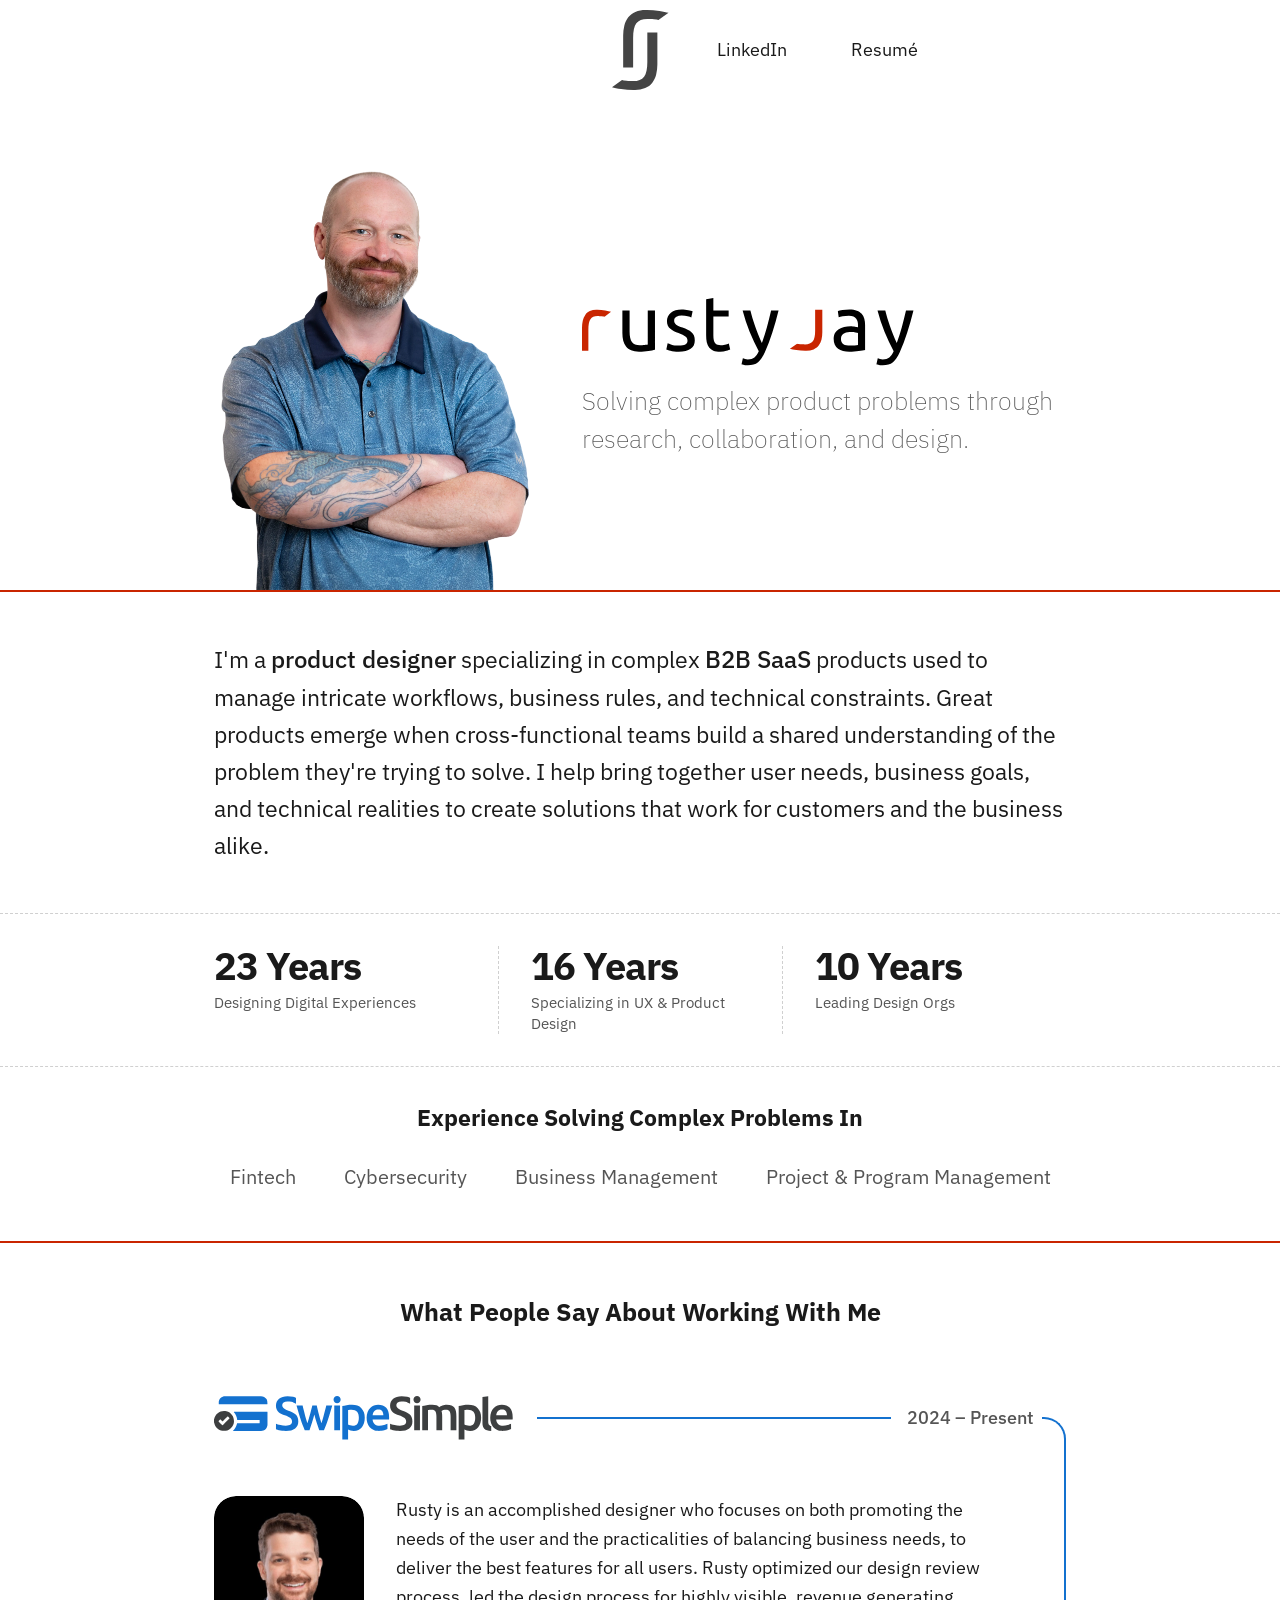
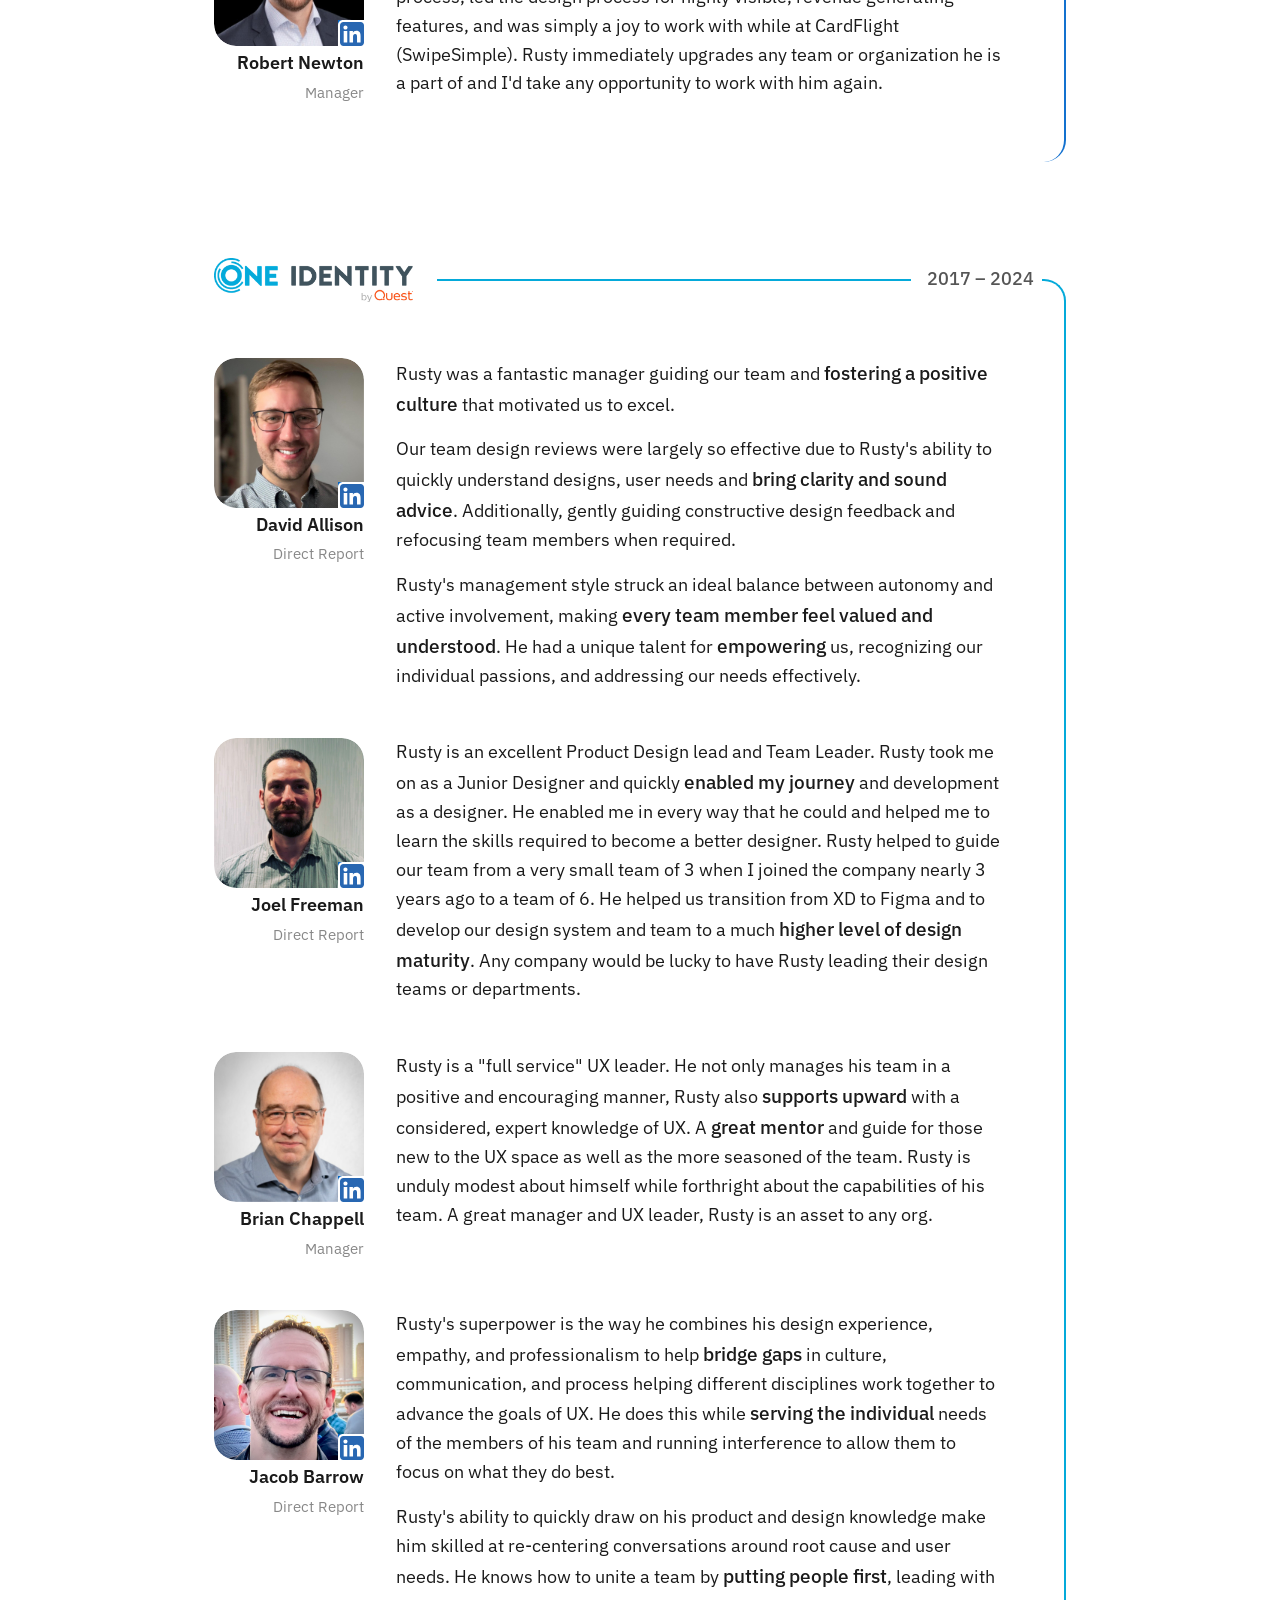
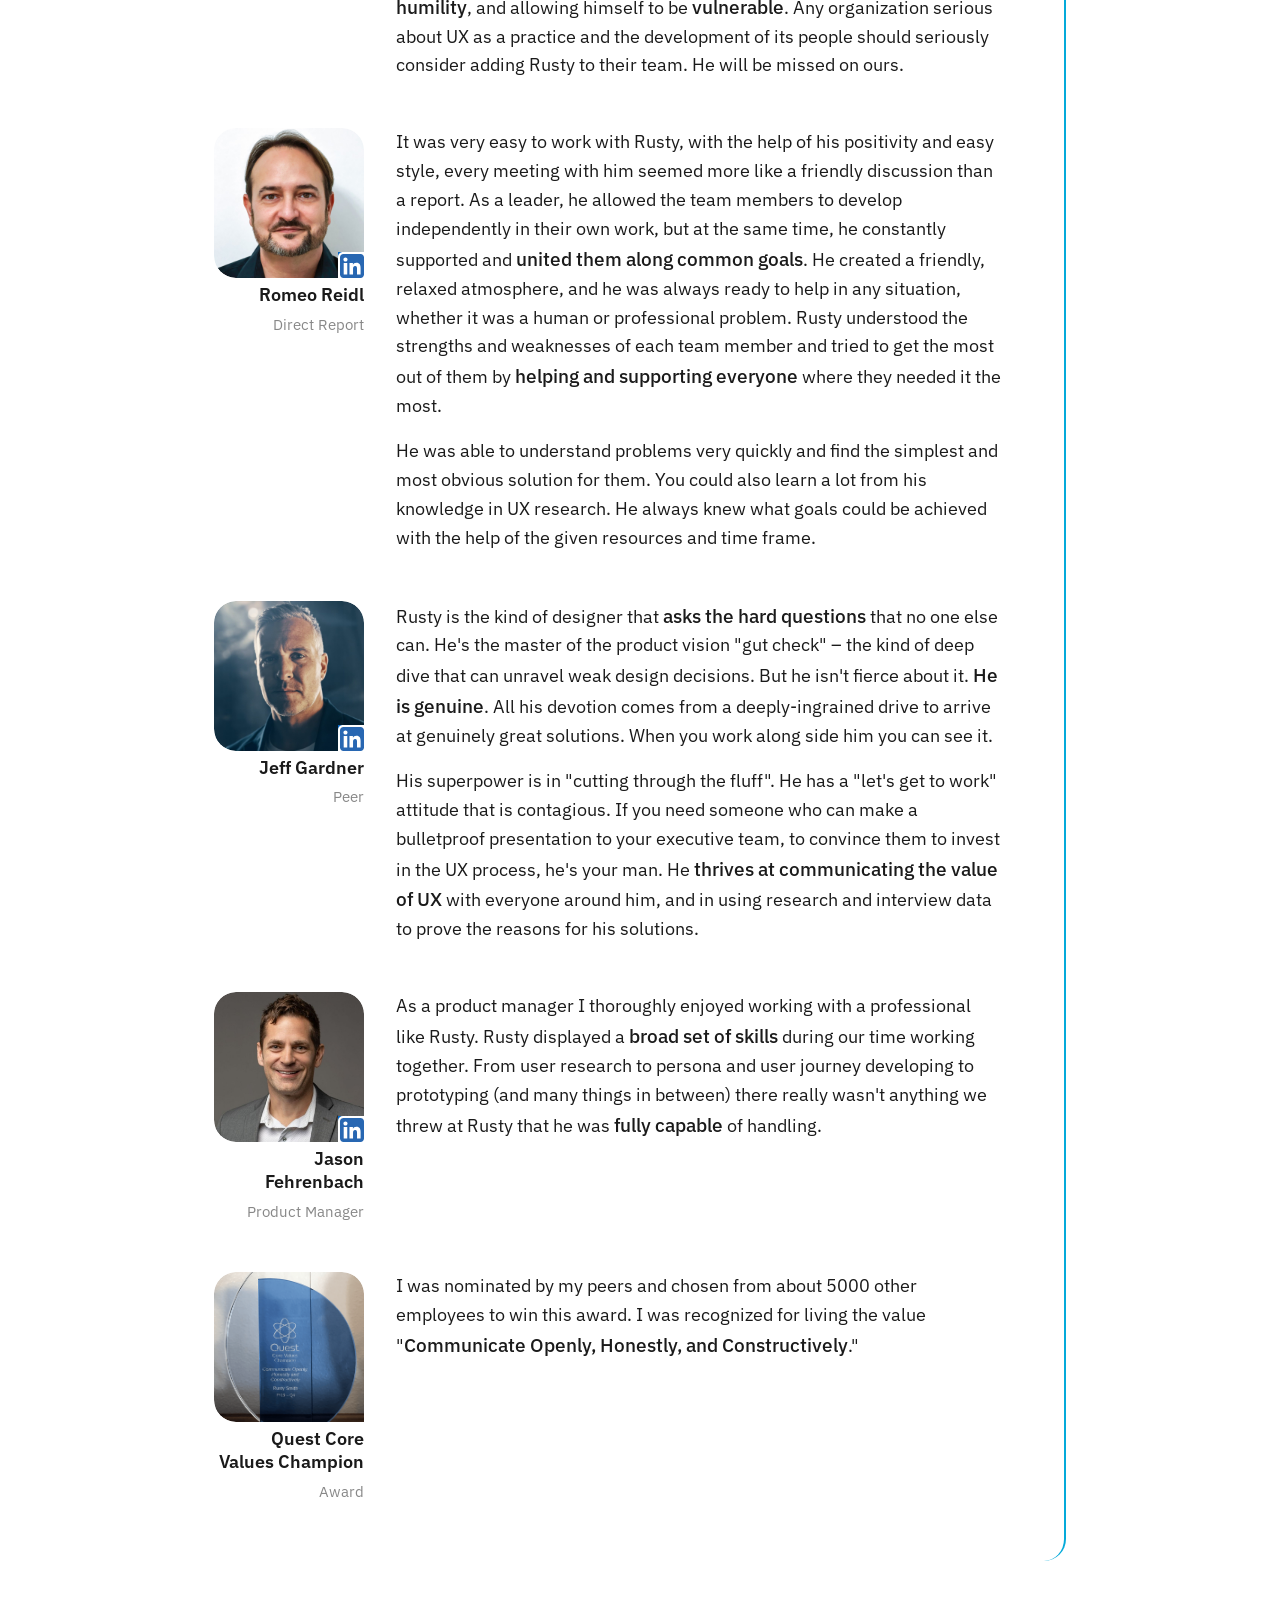
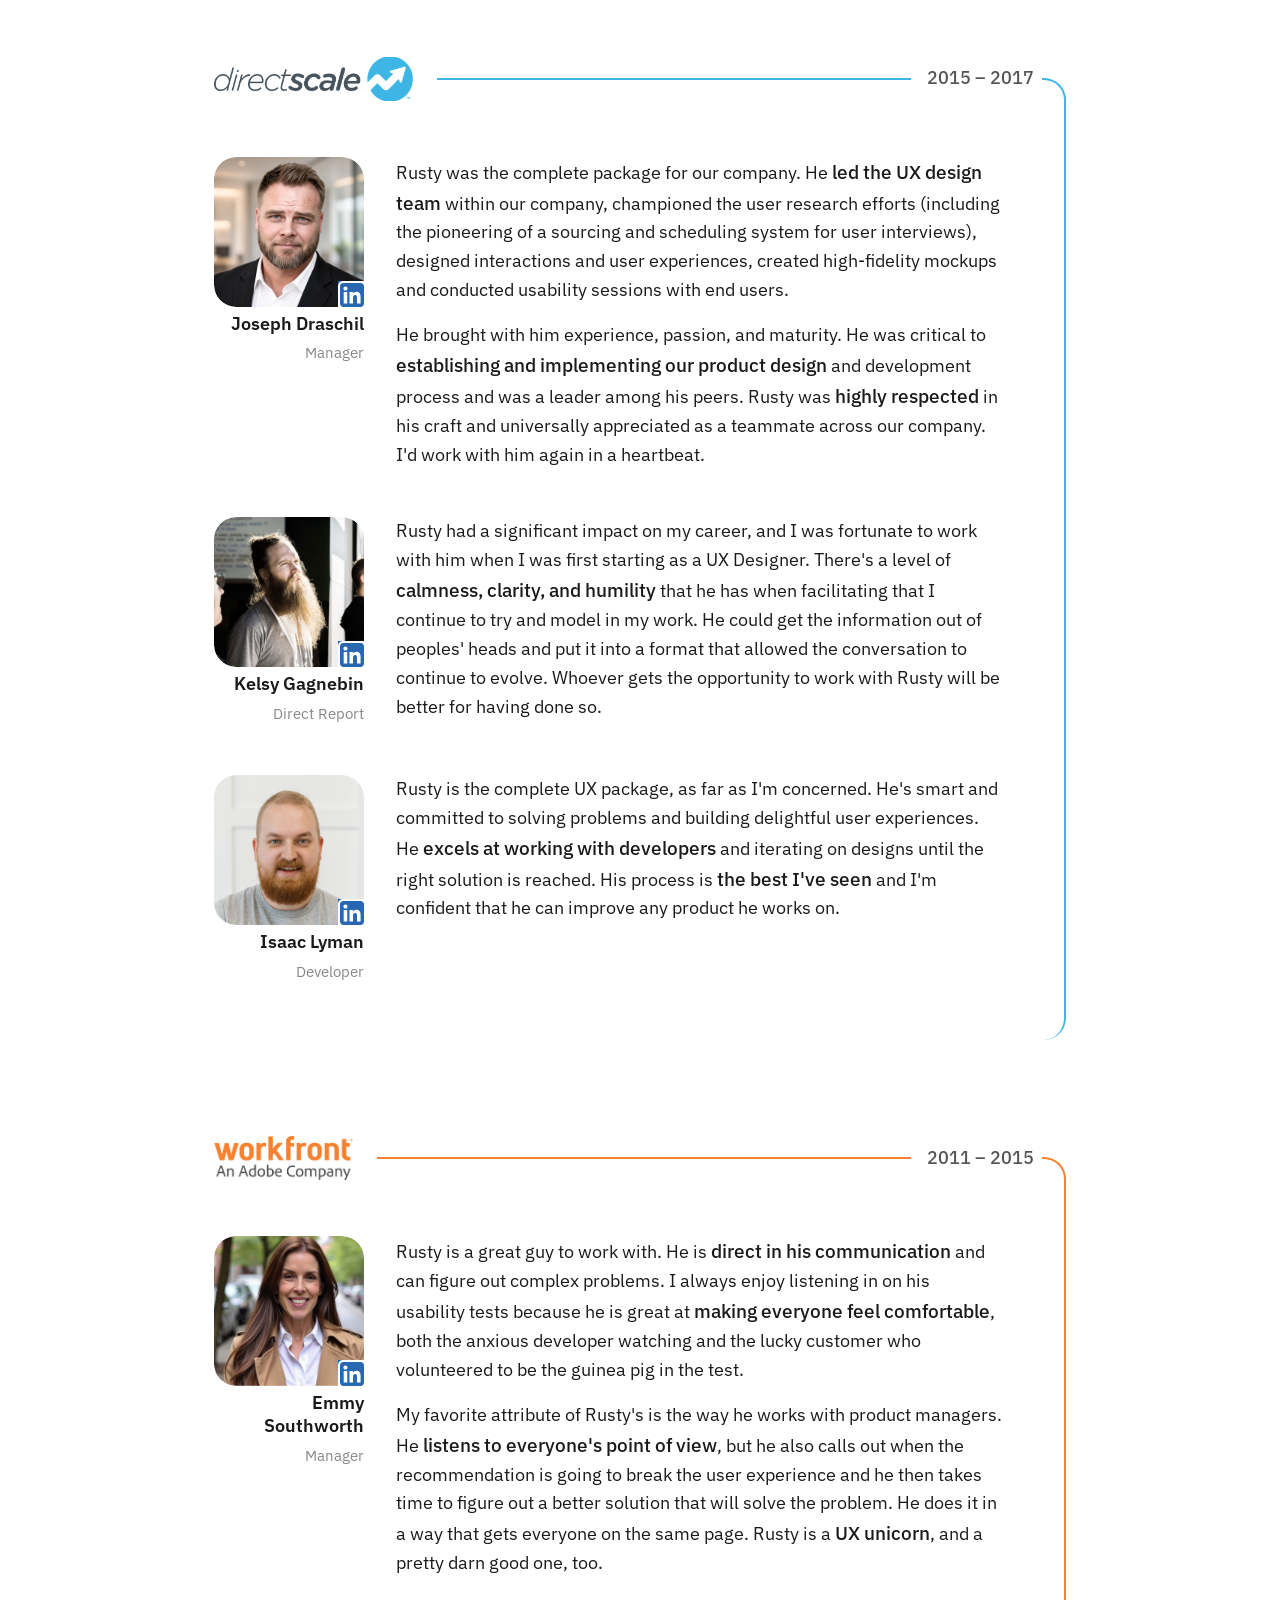
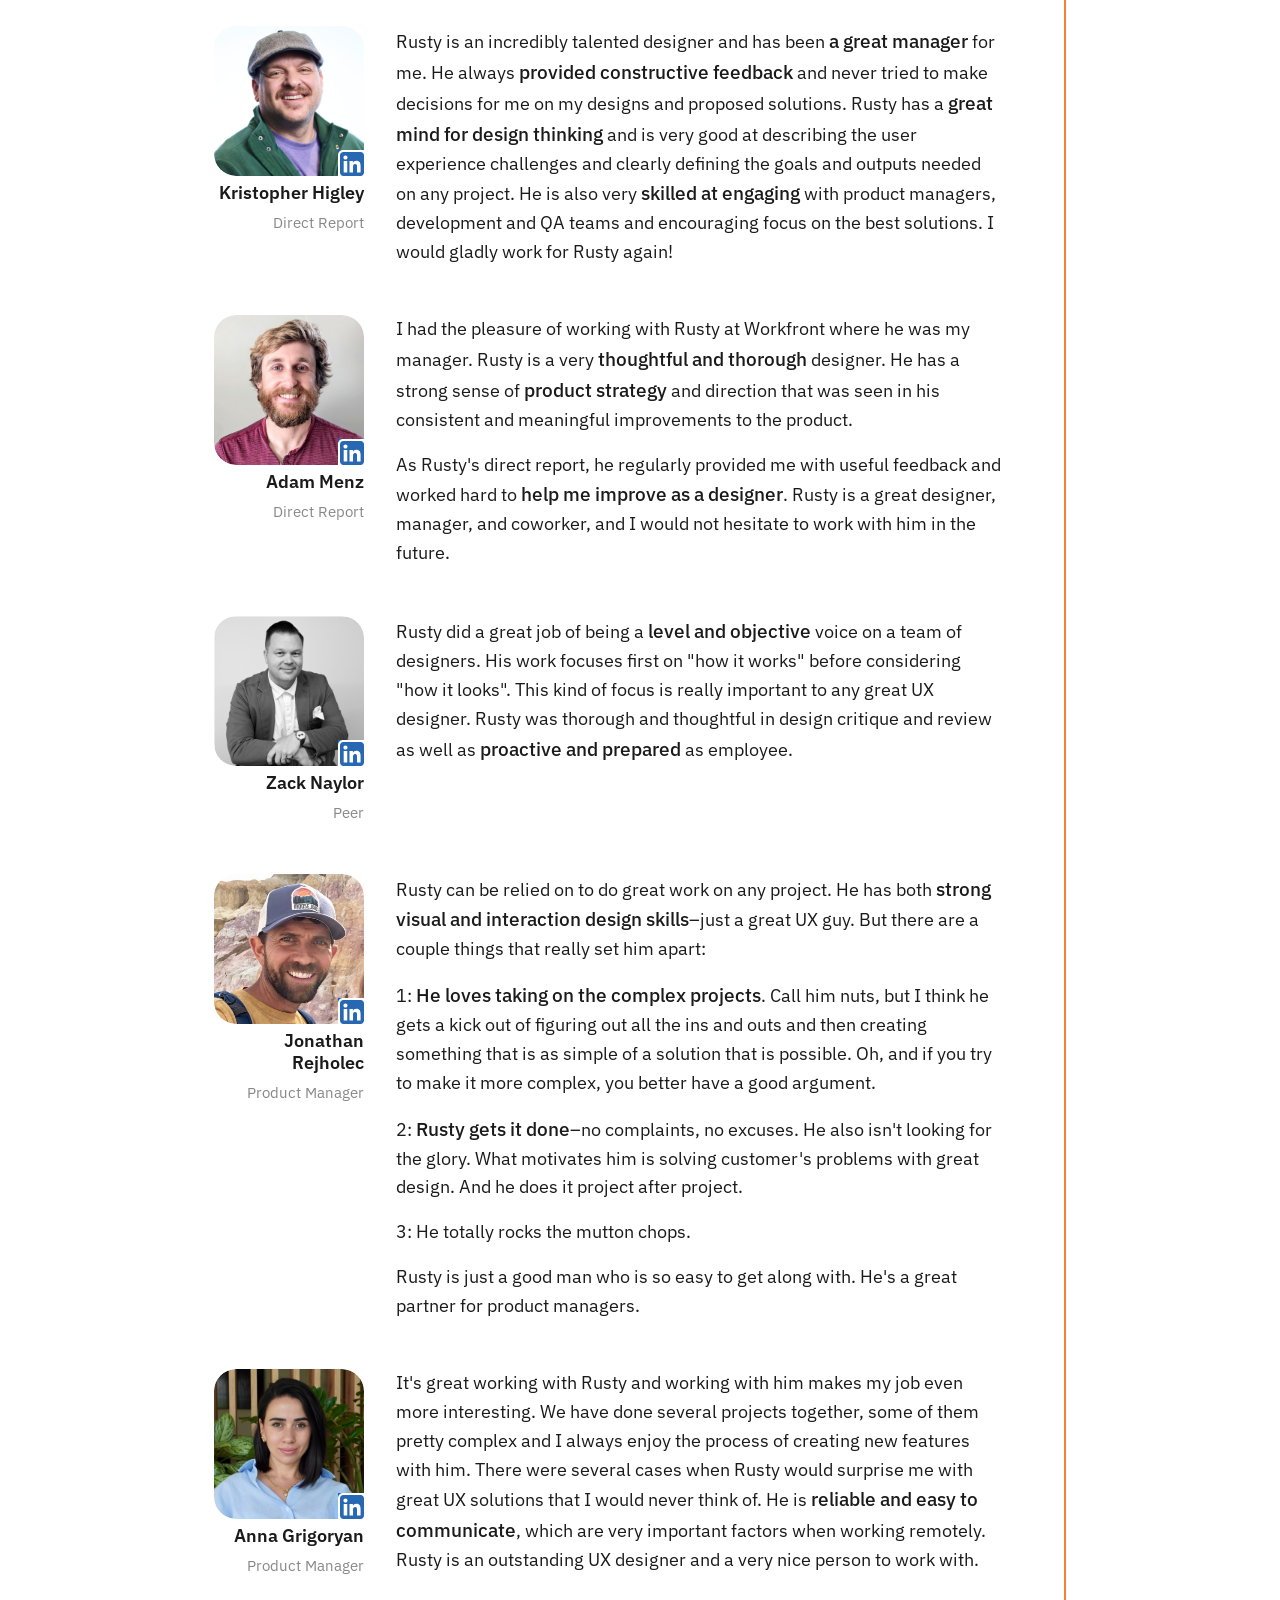
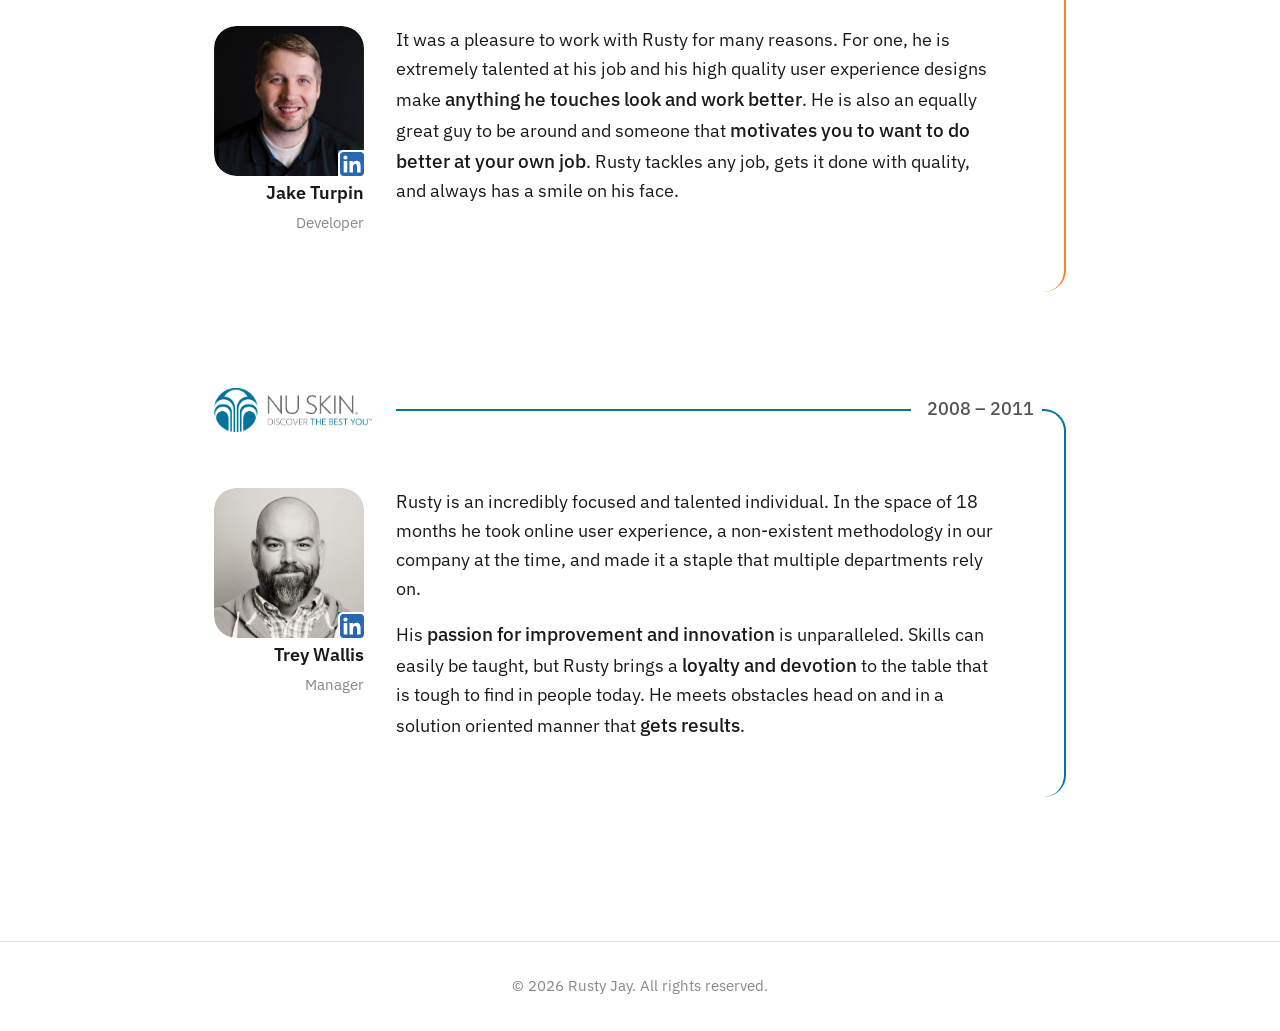
<file: index.html>
<!DOCTYPE html>
<html lang="en">
<head>
  <meta charset="UTF-8">
  <meta name="viewport" content="width=device-width, initial-scale=1.0, minimum-scale=1.0">

  <title>Rusty Jay — Product Designer</title>
  <meta name="description" content="Product designer specializing in complex B2B SaaS products used to manage intricate workflows, business rules, and technical constraints.">

  <!-- Open Graph -->
  <meta property="og:title"       content="Rusty Jay — Product Designer">
  <meta property="og:description" content="Solving complex product problems through research, collaboration, and design.">
  <meta property="og:type"        content="website">
  <meta property="og:image"       content="images/wordmark.png">

  <!-- Fonts: IBM Plex Sans (300, 400, 500, 600, 700 + italic 400) -->
  <link rel="preconnect" href="https://fonts.googleapis.com">
  <link rel="preconnect" href="https://fonts.gstatic.com" crossorigin>
  <link href="https://fonts.googleapis.com/css2?family=IBM+Plex+Sans:ital,wght@0,300;0,400;0,500;0,600;0,700;1,400&display=swap" rel="stylesheet">

  <!-- Styles -->
  <link rel="stylesheet" href="css/variables.css">
  <link rel="stylesheet" href="css/style.css">
  <link rel="stylesheet" href="css/print.css" media="print">

  <!-- Favicon -->
  <link rel="icon" type="image/svg+xml" href="images/favicon.svg">
  <link rel="manifest" href="site.webmanifest">
</head>

<body>

<!-- Navigation is rendered by js/nav.js — edit the nav there. -->
<site-nav></site-nav>


<main>

  <!-- ══════════════════════════════════════════════════════════
       HERO
       ══════════════════════════════════════════════════════════ -->
  <section class="section-hero" aria-label="Introduction">
    <div class="hero-inner container">

      <div class="hero-photo">
        <img src="images/HeroImage.png"
             alt="Rusty Jay, Product Designer"
             class="photo-profile">
      </div>

      <div class="hero-text">
        <div class="wordmark-wrap" aria-label="Rusty Jay">
          <img src="images/wordmark.svg"
               alt="Rusty Jay"
               class="wordmark-img">
        </div>
        <p class="hero-tagline">
          Solving complex product problems through research, collaboration, and design.
        </p>
      </div>

    </div><!-- /.hero-inner -->

    <hr class="rule-primary" aria-hidden="true">
  </section><!-- /.section-hero -->


  <!-- ══════════════════════════════════════════════════════════
       ABOUT
       ══════════════════════════════════════════════════════════ -->
  <section class="section-about" aria-label="About">
    <div class="container">
      <p class="about-text">
        I'm a <strong>product designer</strong> specializing in complex <strong>B2B SaaS</strong> products used to manage intricate workflows, business rules, and technical constraints. Great products emerge when cross-functional teams build a shared understanding of the problem they're trying to solve. I help bring together user needs, business goals, and technical realities to create solutions that work for customers and the business alike.
      </p>
    </div>
  </section>


  <!-- ══════════════════════════════════════════════════════════
       STATS
       ══════════════════════════════════════════════════════════ -->
  <section class="section-stats" aria-label="Experience summary">
    <div class="container">
      <div class="stats-grid">

        <div class="stat">
          <span class="stat-number">23 Years</span>
          <span class="stat-label">Designing Digital Experiences</span>
        </div>

        <div class="stat">
          <span class="stat-number">16 Years</span>
          <span class="stat-label">Specializing in UX &amp; Product Design</span>
        </div>

        <div class="stat">
          <span class="stat-number">10 Years</span>
          <span class="stat-label">Leading Design Orgs</span>
        </div>

      </div>
    </div>
  </section>


  <!-- ══════════════════════════════════════════════════════════
       EXPERTISE DOMAINS
       ══════════════════════════════════════════════════════════ -->
  <section class="section-domains" aria-label="Areas of expertise">
    <div class="container">
      <h2 class="domains-heading">Experience Solving Complex Problems In</h2>
      <ul class="domains-list">
        <li>Fintech</li>
        <li>Cybersecurity</li>
        <li>Business Management</li>
        <li>Project &amp; Program Management</li>
      </ul>
    </div>
  </section>

  <!-- Red rule separating domains from testimonials -->
  <hr class="rule-primary" aria-hidden="true">


  <!-- ══════════════════════════════════════════════════════════
       TESTIMONIALS
       ══════════════════════════════════════════════════════════ -->
  <section class="section-testimonials" aria-label="Recommendations">
    <div class="container">

      <h2 class="testimonials-heading">What People Say About Working With Me</h2>


      <!-- ── SwipeSimple: 2024–Present ───────────────────────── -->
      <div class="company-block company-block--swipesimple">

        <div class="company-header">
          <div class="company-logo-wrap">
            <img src="images/logos/SwipeSimple.svg"
                 alt="SwipeSimple"
                 class="company-logo-img">
          </div>
          <div class="company-timeline" aria-hidden="true">
            <span class="company-rule"></span>
            <span class="company-years">2024 – Present</span>
          </div>
        </div>


        <div class="testimonial">

          <div class="testimonial-meta">
            <div class="reviewer-photo-wrap">
              <img src="images/ProfilePics/RobertNewton.jpeg"
                   alt="Robert Newton"
                   class="reviewer-img">
              <a href="https://www.linkedin.com/in/robertdnewton/"
                 class="reviewer-linkedin"
                 aria-label="Robert Newton on LinkedIn"
                 target="_blank"
                 rel="noopener noreferrer">
                <img src="images/LinkedIn.svg" alt="" width="26" height="26" aria-hidden="true">
              </a>
            </div>
            <span class="reviewer-name">Robert Newton</span>
            <span class="reviewer-role">Manager</span>
          </div>

          <blockquote class="testimonial-quote">
            <p>Rusty is an accomplished designer who focuses on both promoting the needs of the user and the practicalities of balancing business needs, to deliver the best features for all users. Rusty optimized our design review process, led the design process for highly visible, revenue generating features, and was simply a joy to work with while at CardFlight (SwipeSimple). Rusty immediately upgrades any team or organization he is a part of and I'd take any opportunity to work with him again.</p>
          </blockquote>

        </div><!-- /.testimonial -->

      </div><!-- /.company-block: SwipeSimple -->


      <!-- ── One Identity by Quest: 2017–2024 ───────────────── -->
      <div class="company-block company-block--oneidentity">

        <div class="company-header">
          <div class="company-logo-wrap">
            <img src="images/logos/OneIdentity.png"
                 alt="One Identity by Quest"
                 class="company-logo-img">
          </div>
          <div class="company-timeline" aria-hidden="true">
            <span class="company-rule"></span>
            <span class="company-years">2017 – 2024</span>
          </div>
        </div>

        <div class="testimonial">

          <div class="testimonial-meta">
            <div class="reviewer-photo-wrap">
              <img src="images/ProfilePics/DavidAllison.jpeg"
                   alt="David Allison"
                   class="reviewer-img">
              <a href="https://www.linkedin.com/in/davidpallison/"
                 class="reviewer-linkedin"
                 aria-label="David Allison on LinkedIn"
                 target="_blank"
                 rel="noopener noreferrer">
                <img src="images/LinkedIn.svg" alt="" width="26" height="26" aria-hidden="true">
              </a>
            </div>
            <span class="reviewer-name">David Allison</span>
            <span class="reviewer-role">Direct Report</span>
          </div>

          <blockquote class="testimonial-quote">
            <p>Rusty was a fantastic manager guiding our team and <strong>fostering a positive culture</strong> that motivated us to excel.</p>
            <p>Our team design reviews were largely so effective due to Rusty's ability to quickly understand designs, user needs and <strong>bring clarity and sound advice</strong>. Additionally, gently guiding constructive design feedback and refocusing team members when required.</p>
            <p>Rusty's management style struck an ideal balance between autonomy and active involvement, making <strong>every team member feel valued and understood</strong>. He had a unique talent for <strong>empowering</strong> us, recognizing our individual passions, and addressing our needs effectively.</p>
          </blockquote>

        </div><!-- /.testimonial -->


        <div class="testimonial">

          <div class="testimonial-meta">
            <div class="reviewer-photo-wrap">
              <img src="images/ProfilePics/JoelFreeman.jpeg"
                   alt="Joel Freeman"
                   class="reviewer-img">
              <a href="https://www.linkedin.com/in/jdfreeman01/"
                 class="reviewer-linkedin"
                 aria-label="Joel Freeman on LinkedIn"
                 target="_blank"
                 rel="noopener noreferrer">
                <img src="images/LinkedIn.svg" alt="" width="26" height="26" aria-hidden="true">
              </a>
            </div>
            <span class="reviewer-name">Joel Freeman</span>
            <span class="reviewer-role">Direct Report</span>
          </div>

          <blockquote class="testimonial-quote">
            <p>Rusty is an excellent Product Design lead and Team Leader. Rusty took me on as a Junior Designer and quickly <strong>enabled my journey</strong> and development as a designer. He enabled me in every way that he could and helped me to learn the skills required to become a better designer. Rusty helped to guide our team from a very small team of 3 when I joined the company nearly 3 years ago to a team of 6. He helped us transition from XD to Figma and to develop our design system and team to a much <strong>higher level of design maturity</strong>. Any company would be lucky to have Rusty leading their design teams or departments.</p>
          </blockquote>

        </div><!-- /.testimonial -->


        <div class="testimonial">

          <div class="testimonial-meta">
            <div class="reviewer-photo-wrap">
              <img src="images/ProfilePics/BrianChappell.png"
                   alt="Brian Chappell"
                   class="reviewer-img">
              <a href="https://www.linkedin.com/in/brianchappell/"
                 class="reviewer-linkedin"
                 aria-label="Brian Chappell on LinkedIn"
                 target="_blank"
                 rel="noopener noreferrer">
                <img src="images/LinkedIn.svg" alt="" width="26" height="26" aria-hidden="true">
              </a>
            </div>
            <span class="reviewer-name">Brian Chappell</span>
            <span class="reviewer-role">Manager</span>
          </div>

          <blockquote class="testimonial-quote">
            <p>Rusty is a "full service" UX leader. He not only manages his team in a positive and encouraging manner, Rusty also <strong>supports upward</strong> with a considered, expert knowledge of UX. A <strong>great mentor</strong> and guide for those new to the UX space as well as the more seasoned of the team. Rusty is unduly modest about himself while forthright about the capabilities of his team. A great manager and UX leader, Rusty is an asset to any org.</p>
          </blockquote>

        </div><!-- /.testimonial -->


        <div class="testimonial">

          <div class="testimonial-meta">
            <div class="reviewer-photo-wrap">
              <img src="images/ProfilePics/JacobBarrow.png"
                   alt="Jacob Barrow"
                   class="reviewer-img">
              <a href="https://www.linkedin.com/in/jacobbarrow/"
                 class="reviewer-linkedin"
                 aria-label="Jacob Barrow on LinkedIn"
                 target="_blank"
                 rel="noopener noreferrer">
                <img src="images/LinkedIn.svg" alt="" width="26" height="26" aria-hidden="true">
              </a>
            </div>
            <span class="reviewer-name">Jacob Barrow</span>
            <span class="reviewer-role">Direct Report</span>
          </div>

          <blockquote class="testimonial-quote">
            <p>Rusty's superpower is the way he combines his design experience, empathy, and professionalism to help <strong>bridge gaps</strong> in culture, communication, and process helping different disciplines work together to advance the goals of UX. He does this while <strong>serving the individual</strong> needs of the members of his team and running interference to allow them to focus on what they do best.</p>
            <p>Rusty's ability to quickly draw on his product and design knowledge make him skilled at re-centering conversations around root cause and user needs. He knows how to unite a team by <strong>putting people first</strong>, leading with <strong>humility</strong>, and allowing himself to be <strong>vulnerable</strong>. Any organization serious about UX as a practice and the development of its people should seriously consider adding Rusty to their team. He will be missed on ours.</p>
          </blockquote>

        </div><!-- /.testimonial -->


        <div class="testimonial">

          <div class="testimonial-meta">
            <div class="reviewer-photo-wrap">
              <img src="images/ProfilePics/RomeoReidl.jpeg"
                   alt="Romeo Reidl"
                   class="reviewer-img">
              <a href="https://www.linkedin.com/in/reidlromeo/"
                 class="reviewer-linkedin"
                 aria-label="Romeo Reidl on LinkedIn"
                 target="_blank"
                 rel="noopener noreferrer">
                <img src="images/LinkedIn.svg" alt="" width="26" height="26" aria-hidden="true">
              </a>
            </div>
            <span class="reviewer-name">Romeo Reidl</span>
            <span class="reviewer-role">Direct Report</span>
          </div>

          <blockquote class="testimonial-quote">
            <p>It was very easy to work with Rusty, with the help of his positivity and easy style, every meeting with him seemed more like a friendly discussion than a report. As a leader, he allowed the team members to develop independently in their own work, but at the same time, he constantly supported and <strong>united them along common goals</strong>. He created a friendly, relaxed atmosphere, and he was always ready to help in any situation, whether it was a human or professional problem. Rusty understood the strengths and weaknesses of each team member and tried to get the most out of them by <strong>helping and supporting everyone</strong> where they needed it the most.</p>
            <p>He was able to understand problems very quickly and find the simplest and most obvious solution for them. You could also learn a lot from his knowledge in UX research. He always knew what goals could be achieved with the help of the given resources and time frame.</p>
          </blockquote>

        </div><!-- /.testimonial -->


        <div class="testimonial">

          <div class="testimonial-meta">
            <div class="reviewer-photo-wrap">
              <img src="images/ProfilePics/JeffGardner.jpeg"
                   alt="Jeff Gardner"
                   class="reviewer-img">
              <a href="https://www.linkedin.com/in/jeffreywgardner/"
                 class="reviewer-linkedin"
                 aria-label="Jeff Gardner on LinkedIn"
                 target="_blank"
                 rel="noopener noreferrer">
                <img src="images/LinkedIn.svg" alt="" width="26" height="26" aria-hidden="true">
              </a>
            </div>
            <span class="reviewer-name">Jeff Gardner</span>
            <span class="reviewer-role">Peer</span>
          </div>

          <blockquote class="testimonial-quote">
            <p>Rusty is the kind of designer that <strong>asks the hard questions</strong> that no one else can. He's the master of the product vision "gut check" – the kind of deep dive that can unravel weak design decisions. But he isn't fierce about it. <strong>He is genuine</strong>. All his devotion comes from a deeply-ingrained drive to arrive at genuinely great solutions. When you work along side him you can see it.</p>
            <p>His superpower is in "cutting through the fluff". He has a "let's get to work" attitude that is contagious. If you need someone who can make a bulletproof presentation to your executive team, to convince them to invest in the UX process, he's your man. He <strong>thrives at communicating the value of UX</strong> with everyone around him, and in using research and interview data to prove the reasons for his solutions.</p>
          </blockquote>

        </div><!-- /.testimonial -->


        <div class="testimonial">

          <div class="testimonial-meta">
            <div class="reviewer-photo-wrap">
              <img src="images/ProfilePics/JasonFehrenbach.jpeg"
                   alt="Jason Fehrenbach"
                   class="reviewer-img">
              <a href="https://www.linkedin.com/in/jasonfehrenbach/"
                 class="reviewer-linkedin"
                 aria-label="Jason Fehrenbach on LinkedIn"
                 target="_blank"
                 rel="noopener noreferrer">
                <img src="images/LinkedIn.svg" alt="" width="26" height="26" aria-hidden="true">
              </a>
            </div>
            <span class="reviewer-name">Jason Fehrenbach</span>
            <span class="reviewer-role">Product Manager</span>
          </div>

          <blockquote class="testimonial-quote">
            <p>As a product manager I thoroughly enjoyed working with a professional like Rusty. Rusty displayed a <strong>broad set of skills</strong> during our time working together. From user research to persona and user journey developing to prototyping (and many things in between) there really wasn't anything we threw at Rusty that he was <strong>fully capable</strong> of handling.</p>
          </blockquote>

        </div><!-- /.testimonial -->


        <div class="testimonial">

          <div class="testimonial-meta">
            <div class="reviewer-photo-wrap">
              <img src="images/ProfilePics/CoreValuesAward.png"
                   alt="Rusty Jay"
                   class="reviewer-img">
            </div>
            <span class="reviewer-name">Quest Core Values Champion</span>
            <span class="reviewer-role">Award</span>
          </div>

          <blockquote class="testimonial-quote">
            <p>I was nominated by my peers and chosen from about 5000 other employees to win this award. I was recognized for living the value "<strong>Communicate Openly, Honestly, and Constructively</strong>."</p>
          </blockquote>

        </div><!-- /.testimonial -->

      </div><!-- /.company-block: One Identity -->


      <!-- ── DirectScale: 2015–2017 ──────────────────────────── -->
      <div class="company-block company-block--directscale">

        <div class="company-header">
          <div class="company-logo-wrap">
            <img src="images/logos/DirectScale.png"
                 alt="DirectScale"
                 class="company-logo-img">
          </div>
          <div class="company-timeline" aria-hidden="true">
            <span class="company-rule"></span>
            <span class="company-years">2015 – 2017</span>
          </div>
        </div>


        <div class="testimonial">

          <div class="testimonial-meta">
            <div class="reviewer-photo-wrap">
              <img src="images/ProfilePics/JosephDraschil.png"
                   alt="Joseph Draschil"
                   class="reviewer-img">
              <a href="https://www.linkedin.com/in/jdraschil/"
                 class="reviewer-linkedin"
                 aria-label="Joseph Draschil on LinkedIn"
                 target="_blank"
                 rel="noopener noreferrer">
                <img src="images/LinkedIn.svg" alt="" width="26" height="26" aria-hidden="true">
              </a>
            </div>
            <span class="reviewer-name">Joseph Draschil</span>
            <span class="reviewer-role">Manager</span>
          </div>

          <blockquote class="testimonial-quote">
            <p>Rusty was the complete package for our company. He <strong>led the UX design team</strong> within our company, championed the user research efforts (including the pioneering of a sourcing and scheduling system for user interviews), designed interactions and user experiences, created high-fidelity mockups and conducted usability sessions with end users.</p>
            <p>He brought with him experience, passion, and maturity. He was critical to <strong>establishing and implementing our product design</strong> and development process and was a leader among his peers. Rusty was <strong>highly respected</strong> in his craft and universally appreciated as a teammate across our company. I'd work with him again in a heartbeat.</p>
          </blockquote>

        </div><!-- /.testimonial -->


        <div class="testimonial">

          <div class="testimonial-meta">
            <div class="reviewer-photo-wrap">
              <img src="images/ProfilePics/KelsyGagnebin.jpeg"
                   alt="Kelsy Gagnebin"
                   class="reviewer-img">
              <a href="https://www.linkedin.com/in/kelsygagnebin/"
                 class="reviewer-linkedin"
                 aria-label="Kelsy Gagnebin on LinkedIn"
                 target="_blank"
                 rel="noopener noreferrer">
                <img src="images/LinkedIn.svg" alt="" width="26" height="26" aria-hidden="true">
              </a>
            </div>
            <span class="reviewer-name">Kelsy Gagnebin</span>
            <span class="reviewer-role">Direct Report</span>
          </div>

          <blockquote class="testimonial-quote">
            <p>Rusty had a significant impact on my career, and I was fortunate to work with him when I was first starting as a UX Designer. There's a level of <strong>calmness, clarity, and humility</strong> that he has when facilitating that I continue to try and model in my work. He could get the information out of peoples' heads and put it into a format that allowed the conversation to continue to evolve. Whoever gets the opportunity to work with Rusty will be better for having done so.</p>
          </blockquote>

        </div><!-- /.testimonial -->


        <div class="testimonial">

          <div class="testimonial-meta">
            <div class="reviewer-photo-wrap">
              <img src="images/ProfilePics/IsaacLyman.jpeg"
                   alt="Isaac Lyman"
                   class="reviewer-img">
              <a href="https://www.linkedin.com/in/isaaclymandotcom/"
                 class="reviewer-linkedin"
                 aria-label="Isaac Lyman on LinkedIn"
                 target="_blank"
                 rel="noopener noreferrer">
                <img src="images/LinkedIn.svg" alt="" width="26" height="26" aria-hidden="true">
              </a>
            </div>
            <span class="reviewer-name">Isaac Lyman</span>
            <span class="reviewer-role">Developer</span>
          </div>

          <blockquote class="testimonial-quote">
            <p>Rusty is the complete UX package, as far as I'm concerned. He's smart and committed to solving problems and building delightful user experiences. He <strong>excels at working with developers</strong> and iterating on designs until the right solution is reached. His process is <strong>the best I've seen</strong> and I'm confident that he can improve any product he works on.</p>
          </blockquote>

        </div><!-- /.testimonial -->

      </div><!-- /.company-block: DirectScale -->


      <!-- ── Workfront: 2011–2015 ────────────────────────────── -->
      <div class="company-block company-block--workfront">

        <div class="company-header">
          <div class="company-logo-wrap">
            <img src="images/logos/Workfront.png"
                 alt="Workfront"
                 class="company-logo-img">
          </div>
          <div class="company-timeline" aria-hidden="true">
            <span class="company-rule"></span>
            <span class="company-years">2011 – 2015</span>
          </div>
        </div>


        <div class="testimonial">

          <div class="testimonial-meta">
            <div class="reviewer-photo-wrap">
              <img src="images/ProfilePics/EmmySouthworth.png"
                   alt="Emmy Southworth"
                   class="reviewer-img">
              <a href="https://www.linkedin.com/in/emmysouthworth/"
                 class="reviewer-linkedin"
                 aria-label="Emmy Southworth on LinkedIn"
                 target="_blank"
                 rel="noopener noreferrer">
                <img src="images/LinkedIn.svg" alt="" width="26" height="26" aria-hidden="true">
              </a>
            </div>
            <span class="reviewer-name">Emmy Southworth</span>
            <span class="reviewer-role">Manager</span>
          </div>

          <blockquote class="testimonial-quote">
            <p>Rusty is a great guy to work with. He is <strong>direct in his communication</strong> and can figure out complex problems. I always enjoy listening in on his usability tests because he is great at <strong>making everyone feel comfortable</strong>, both the anxious developer watching and the lucky customer who volunteered to be the guinea pig in the test.</p>
            <p>My favorite attribute of Rusty's is the way he works with product managers. He <strong>listens to everyone's point of view</strong>, but he also calls out when the recommendation is going to break the user experience and he then takes time to figure out a better solution that will solve the problem. He does it in a way that gets everyone on the same page. Rusty is a <strong>UX unicorn</strong>, and a pretty darn good one, too.</p>
          </blockquote>

        </div><!-- /.testimonial -->


        <div class="testimonial">

          <div class="testimonial-meta">
            <div class="reviewer-photo-wrap">
              <img src="images/ProfilePics/KristopherHigley.jpeg"
                   alt="Kristopher Higley"
                   class="reviewer-img">
              <a href="https://www.linkedin.com/in/khigley/"
                 class="reviewer-linkedin"
                 aria-label="Kristopher Higley on LinkedIn"
                 target="_blank"
                 rel="noopener noreferrer">
                <img src="images/LinkedIn.svg" alt="" width="26" height="26" aria-hidden="true">
              </a>
            </div>
            <span class="reviewer-name">Kristopher Higley</span>
            <span class="reviewer-role">Direct Report</span>
          </div>

          <blockquote class="testimonial-quote">
            <p>Rusty is an incredibly talented designer and has been <strong>a great manager</strong> for me. He always <strong>provided constructive feedback</strong> and never tried to make decisions for me on my designs and proposed solutions. Rusty has a <strong>great mind for design thinking</strong> and is very good at describing the user experience challenges and clearly defining the goals and outputs needed on any project. He is also very <strong>skilled at engaging</strong> with product managers, development and QA teams and encouraging focus on the best solutions. I would gladly work for Rusty again!</p>
          </blockquote>

        </div><!-- /.testimonial -->


        <div class="testimonial">

          <div class="testimonial-meta">
            <div class="reviewer-photo-wrap">
              <img src="images/ProfilePics/AdamMenz.jpeg"
                   alt="Adam Menz"
                   class="reviewer-img">
              <a href="https://www.linkedin.com/in/adammenz/"
                 class="reviewer-linkedin"
                 aria-label="Adam Menz on LinkedIn"
                 target="_blank"
                 rel="noopener noreferrer">
                <img src="images/LinkedIn.svg" alt="" width="26" height="26" aria-hidden="true">
              </a>
            </div>
            <span class="reviewer-name">Adam Menz</span>
            <span class="reviewer-role">Direct Report</span>
          </div>

          <blockquote class="testimonial-quote">
            <p>I had the pleasure of working with Rusty at Workfront where he was my manager. Rusty is a very <strong>thoughtful and thorough</strong> designer. He has a strong sense of <strong>product strategy</strong> and direction that was seen in his consistent and meaningful improvements to the product.</p>
            <p>As Rusty's direct report, he regularly provided me with useful feedback and worked hard to <strong>help me improve as a designer</strong>. Rusty is a great designer, manager, and coworker, and I would not hesitate to work with him in the future.</p>
          </blockquote>

        </div><!-- /.testimonial -->


        <div class="testimonial">

          <div class="testimonial-meta">
            <div class="reviewer-photo-wrap">
              <img src="images/ProfilePics/ZackNaylor.png"
                   alt="Zack Naylor"
                   class="reviewer-img">
              <a href="https://www.linkedin.com/in/zacknaylor/"
                 class="reviewer-linkedin"
                 aria-label="Zack Naylor on LinkedIn"
                 target="_blank"
                 rel="noopener noreferrer">
                <img src="images/LinkedIn.svg" alt="" width="26" height="26" aria-hidden="true">
              </a>
            </div>
            <span class="reviewer-name">Zack Naylor</span>
            <span class="reviewer-role">Peer</span>
          </div>

          <blockquote class="testimonial-quote">
            <p>Rusty did a great job of being a <strong>level and objective</strong> voice on a team of designers. His work focuses first on "how it works" before considering "how it looks". This kind of focus is really important to any great UX designer. Rusty was thorough and thoughtful in design critique and review as well as <strong>proactive and prepared</strong> as employee.</p>
          </blockquote>

        </div><!-- /.testimonial -->


        <div class="testimonial">

          <div class="testimonial-meta">
            <div class="reviewer-photo-wrap">
              <img src="images/ProfilePics/JonathanRejholec.jpeg"
                   alt="Jonathan Rejholec"
                   class="reviewer-img">
              <a href="https://www.linkedin.com/in/jonathan-rejholec-737b7b1/"
                 class="reviewer-linkedin"
                 aria-label="Jonathan Rejholec on LinkedIn"
                 target="_blank"
                 rel="noopener noreferrer">
                <img src="images/LinkedIn.svg" alt="" width="26" height="26" aria-hidden="true">
              </a>
            </div>
            <span class="reviewer-name">Jonathan Rejholec</span>
            <span class="reviewer-role">Product Manager</span>
          </div>

          <blockquote class="testimonial-quote">
            <p>Rusty can be relied on to do great work on any project. He has both <strong>strong visual and interaction design skills</strong>–just a great UX guy. But there are a couple things that really set him apart:</p>
            <p>1: <strong>He loves taking on the complex projects</strong>. Call him nuts, but I think he gets a kick out of figuring out all the ins and outs and then creating something that is as simple of a solution that is possible. Oh, and if you try to make it more complex, you better have a good argument.</p>
            <p>2: <strong>Rusty gets it done</strong>–no complaints, no excuses. He also isn't looking for the glory. What motivates him is solving customer's problems with great design. And he does it project after project.</p>
            <p>3: He totally rocks the mutton chops.</p>
            <p>Rusty is just a good man who is so easy to get along with. He's a great partner for product managers.</p>
          </blockquote>

        </div><!-- /.testimonial -->


        <div class="testimonial">

          <div class="testimonial-meta">
            <div class="reviewer-photo-wrap">
              <img src="images/ProfilePics/AnnaGrigoryan.jpeg"
                   alt="Anna Grigoryan"
                   class="reviewer-img">
              <a href="https://www.linkedin.com/in/annagr/"
                 class="reviewer-linkedin"
                 aria-label="Anna Grigoryan on LinkedIn"
                 target="_blank"
                 rel="noopener noreferrer">
                <img src="images/LinkedIn.svg" alt="" width="26" height="26" aria-hidden="true">
              </a>
            </div>
            <span class="reviewer-name">Anna Grigoryan</span>
            <span class="reviewer-role">Product Manager</span>
          </div>

          <blockquote class="testimonial-quote">
            <p>It's great working with Rusty and working with him makes my job even more interesting. We have done several projects together, some of them pretty complex and I always enjoy the process of creating new features with him. There were several cases when Rusty would surprise me with great UX solutions that I would never think of. He is <strong>reliable and easy to communicate</strong>, which are very important factors when working remotely. Rusty is an outstanding UX designer and a very nice person to work with.</p>
          </blockquote>

        </div><!-- /.testimonial -->


        <div class="testimonial">

          <div class="testimonial-meta">
            <div class="reviewer-photo-wrap">
              <img src="images/ProfilePics/JakeTurpin.jpeg"
                   alt="Jake Turpin"
                   class="reviewer-img">
              <a href="https://www.linkedin.com/in/jake-turpin-9903b15/"
                 class="reviewer-linkedin"
                 aria-label="Jake Turpin on LinkedIn"
                 target="_blank"
                 rel="noopener noreferrer">
                <img src="images/LinkedIn.svg" alt="" width="26" height="26" aria-hidden="true">
              </a>
            </div>
            <span class="reviewer-name">Jake Turpin</span>
            <span class="reviewer-role">Developer</span>
          </div>

          <blockquote class="testimonial-quote">
            <p>It was a pleasure to work with Rusty for many reasons. For one, he is extremely talented at his job and his high quality user experience designs make <strong>anything he touches look and work better</strong>. He is also an equally great guy to be around and someone that <strong>motivates you to want to do better at your own job</strong>. Rusty tackles any job, gets it done with quality, and always has a smile on his face.</p>
          </blockquote>

        </div><!-- /.testimonial -->

      </div><!-- /.company-block: Workfront -->


      <!-- ── [NuSkin]: 2008–2011 ── -->
      <div class="company-block company-block--NuSkin">

        <div class="company-header">
          <div class="company-logo-wrap">
            <img src="images/logos/NuSkin.png"
                 alt="NuSkin"
                 class="company-logo-img">
          </div>
          <div class="company-timeline" aria-hidden="true">
            <span class="company-rule"></span>
            <span class="company-years">2008 – 2011</span>
          </div>
        </div>


        <div class="testimonial">

          <div class="testimonial-meta">
            <div class="reviewer-photo-wrap">
              <img src="images/ProfilePics/TreyWallis.jpeg"
                   alt="Trey Wallis"
                   class="reviewer-img">
              <a href="https://www.linkedin.com/in/treywallis/"
                 class="reviewer-linkedin"
                 aria-label="Trey Wallis on LinkedIn"
                 target="_blank"
                 rel="noopener noreferrer">
                <img src="images/LinkedIn.svg" alt="" width="26" height="26" aria-hidden="true">
              </a>
            </div>
            <span class="reviewer-name">Trey Wallis</span>
            <span class="reviewer-role">Manager</span>
          </div>

          <blockquote class="testimonial-quote">
            <p>Rusty is an incredibly focused and talented individual. In the space of 18 months he took online user experience, a non-existent methodology in our company at the time, and made it a staple that multiple departments rely on.</p>
            <p>His <strong>passion for improvement and innovation</strong> is unparalleled. Skills can easily be taught, but Rusty brings a <strong>loyalty and devotion</strong> to the table that is tough to find in people today. He meets obstacles head on and in a solution oriented manner that <strong>gets results</strong>.</p>
          </blockquote>

        </div><!-- /.testimonial -->

      </div><!-- /.company-block: placeholder company -->

    </div><!-- /.container -->
  </section><!-- /.section-testimonials -->

</main>


<footer class="site-footer">
  <div class="container">
    <p>© <span id="year"></span> Rusty Jay. All rights reserved.</p>
  </div>
</footer>

<script src="js/nav.js"></script>
<script src="js/main.js"></script>
<script>
  // Auto-update copyright year
  document.getElementById('year').textContent = new Date().getFullYear();
</script>

</body>
</html>
</file>
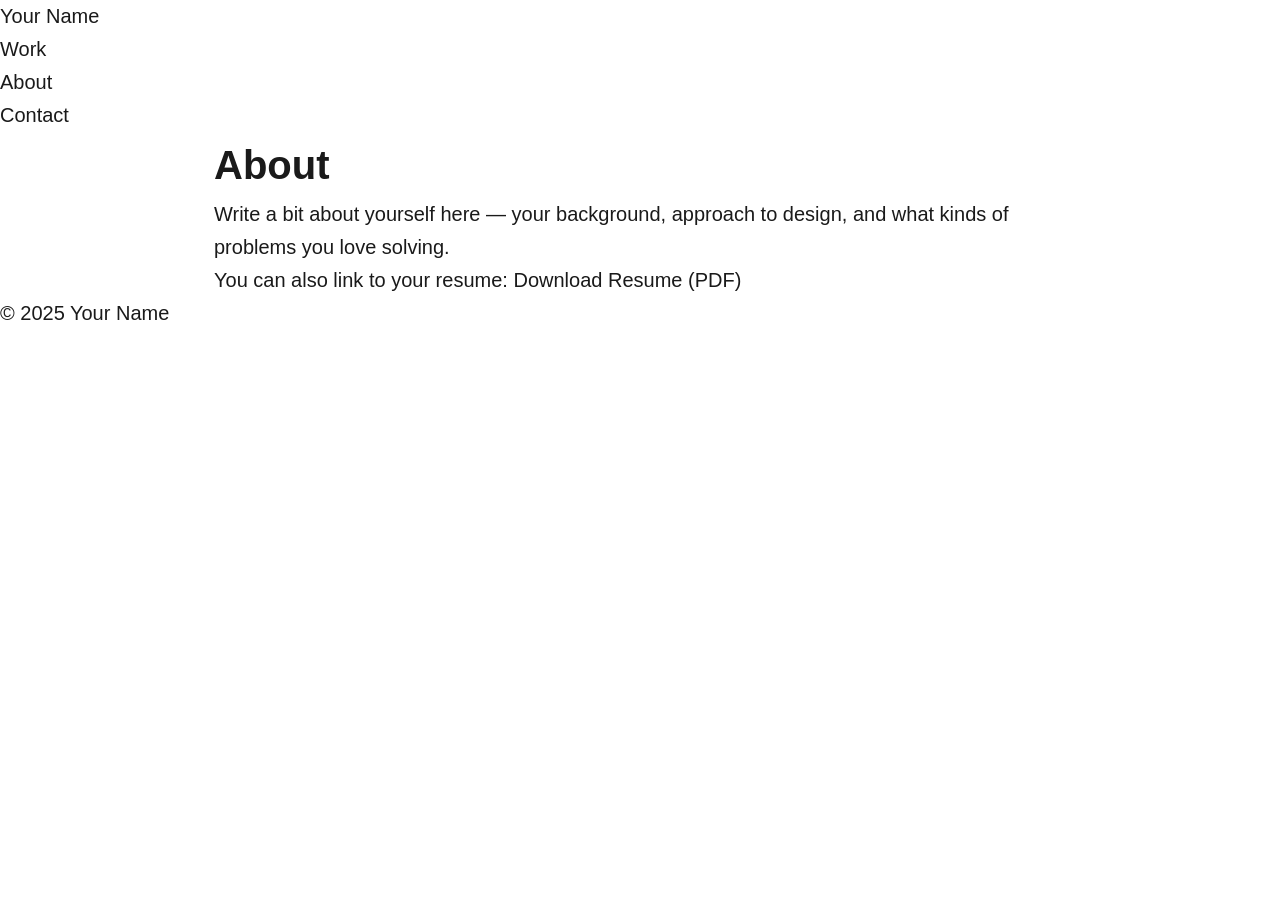
<file: about.html>
<!DOCTYPE html>
<html lang="en">
<head>
  <meta charset="UTF-8" />
  <meta name="viewport" content="width=device-width, initial-scale=1.0" />
  <title>About — Your Name</title>
  <meta name="description" content="About Your Name, UX Designer." />
  <link rel="icon" href="images/favicon.svg" type="image/svg+xml" />
  <link rel="stylesheet" href="css/style.css" />
  <link rel="stylesheet" href="css/print.css" />
</head>
<body>

  <nav>
    <div class="nav-inner">
      <a href="index.html" class="logo">Your Name</a>
      <ul>
        <li><a href="index.html">Work</a></li>
        <li><a href="about.html">About</a></li>
        <li><a href="contact.html">Contact</a></li>
      </ul>
    </div>
  </nav>

  <div class="container">
    <h1>About</h1>
    <p>
      Write a bit about yourself here — your background, approach to design,
      and what kinds of problems you love solving.
    </p>
    <p>
      You can also link to your resume:
      <a href="#">Download Resume (PDF)</a>
    </p>
  </div>

  <footer>
    <p>© 2025 Your Name</p>
  </footer>

  <script src="js/main.js"></script>
</body>
</html>
</file>
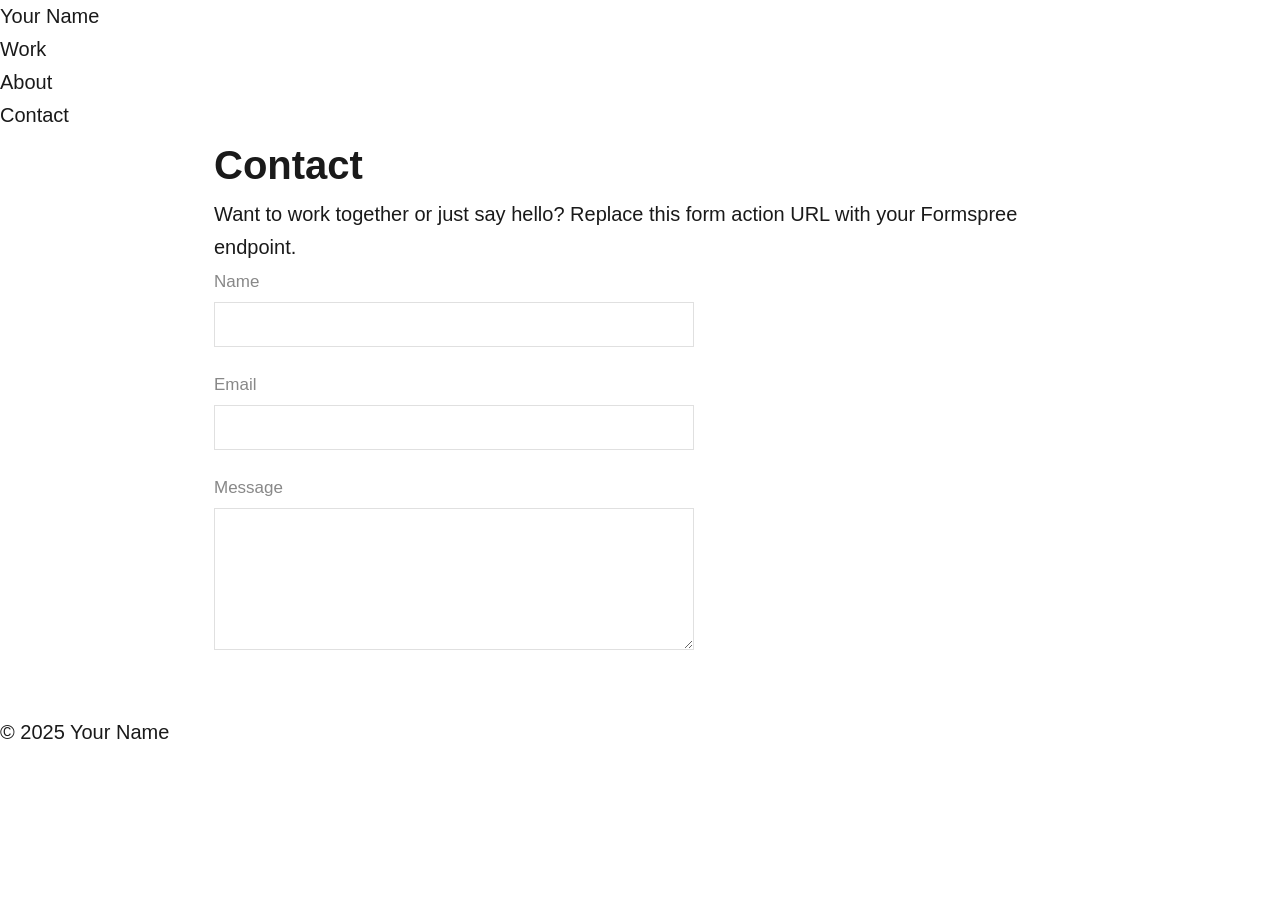
<file: contact.html>
<!DOCTYPE html>
<html lang="en">
<head>
  <meta charset="UTF-8" />
  <meta name="viewport" content="width=device-width, initial-scale=1.0" />
  <title>Contact — Your Name</title>
  <meta name="description" content="Get in touch with Your Name." />
  <link rel="icon" href="images/favicon.svg" type="image/svg+xml" />
  <link rel="stylesheet" href="css/style.css" />
  <link rel="stylesheet" href="css/print.css" />
</head>
<body>

  <nav>
    <div class="nav-inner">
      <a href="index.html" class="logo">Your Name</a>
      <ul>
        <li><a href="index.html">Work</a></li>
        <li><a href="about.html">About</a></li>
        <li><a href="contact.html">Contact</a></li>
      </ul>
    </div>
  </nav>

  <div class="container">
    <h1>Contact</h1>
    <p>
      Want to work together or just say hello?
      Replace this form action URL with your Formspree endpoint.
    </p>

    <!--
      FORMSPREE SETUP:
      1. Go to formspree.io and create a free account
      2. Create a new form — you'll get a URL like https://formspree.io/f/xxxxxxxx
      3. Replace the action attribute below with that URL
    -->
    <form
      action="https://formspree.io/f/YOUR_FORM_ID"
      method="POST"
      style="display:flex; flex-direction:column; gap:1rem; max-width:480px;"
    >
      <label>
        <span style="font-size:0.85rem; color:var(--color-text-muted);">Name</span>
        <input
          type="text" name="name" required
          style="
            display:block; width:100%; margin-top:0.25rem;
            padding:0.5rem 0.75rem;
            border:1px solid var(--color-border);
            border-radius:var(--radius);
            background:var(--color-surface);
            color:var(--color-text);
            font-size:1rem;
          "
        />
      </label>

      <label>
        <span style="font-size:0.85rem; color:var(--color-text-muted);">Email</span>
        <input
          type="email" name="email" required
          style="
            display:block; width:100%; margin-top:0.25rem;
            padding:0.5rem 0.75rem;
            border:1px solid var(--color-border);
            border-radius:var(--radius);
            background:var(--color-surface);
            color:var(--color-text);
            font-size:1rem;
          "
        />
      </label>

      <label>
        <span style="font-size:0.85rem; color:var(--color-text-muted);">Message</span>
        <textarea
          name="message" rows="5" required
          style="
            display:block; width:100%; margin-top:0.25rem;
            padding:0.5rem 0.75rem;
            border:1px solid var(--color-border);
            border-radius:var(--radius);
            background:var(--color-surface);
            color:var(--color-text);
            font-size:1rem;
            resize:vertical;
          "
        ></textarea>
      </label>

      <button
        type="submit"
        style="
          align-self:flex-start;
          padding:0.6rem 1.5rem;
          background:var(--color-accent);
          color:#fff;
          border:none;
          border-radius:var(--radius);
          font-size:0.95rem;
          cursor:pointer;
        "
      >Send</button>
    </form>
  </div>

  <footer>
    <p>© 2025 Your Name</p>
  </footer>

  <script src="js/main.js"></script>
</body>
</html>
</file>
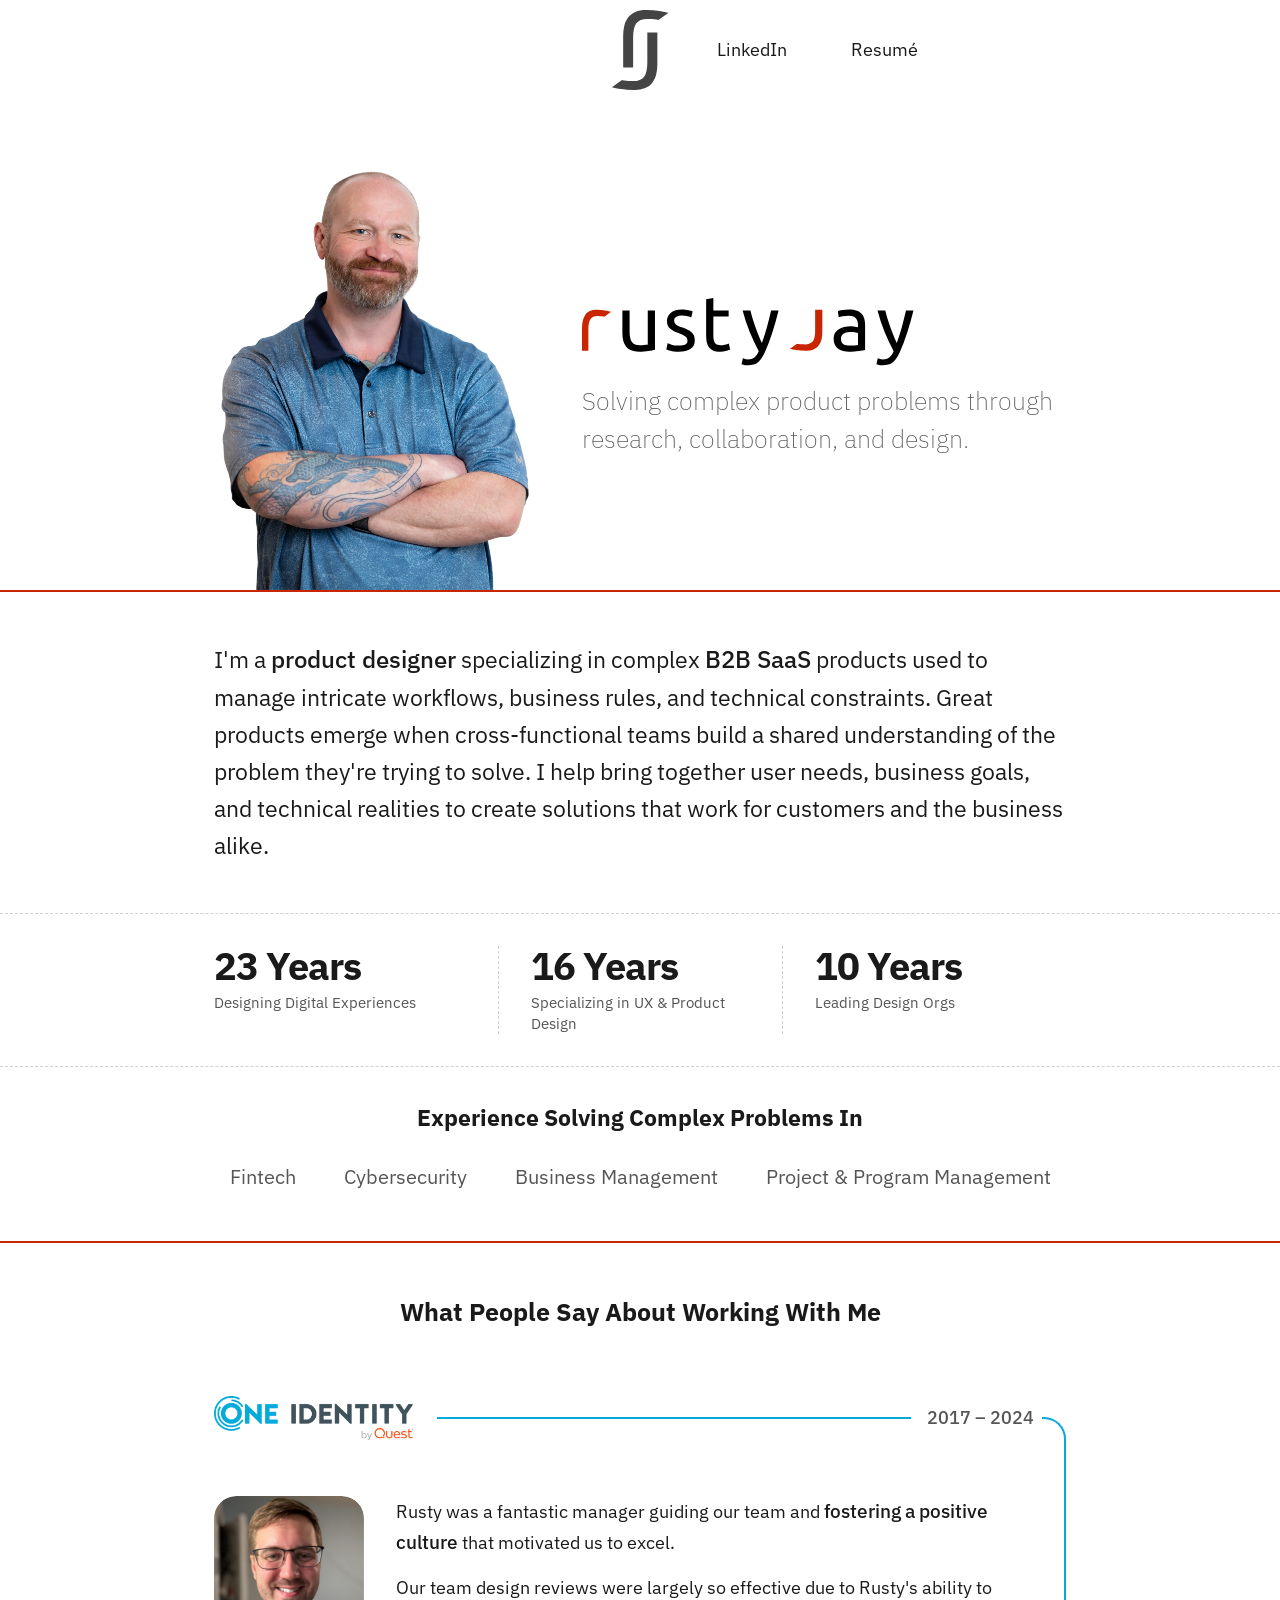
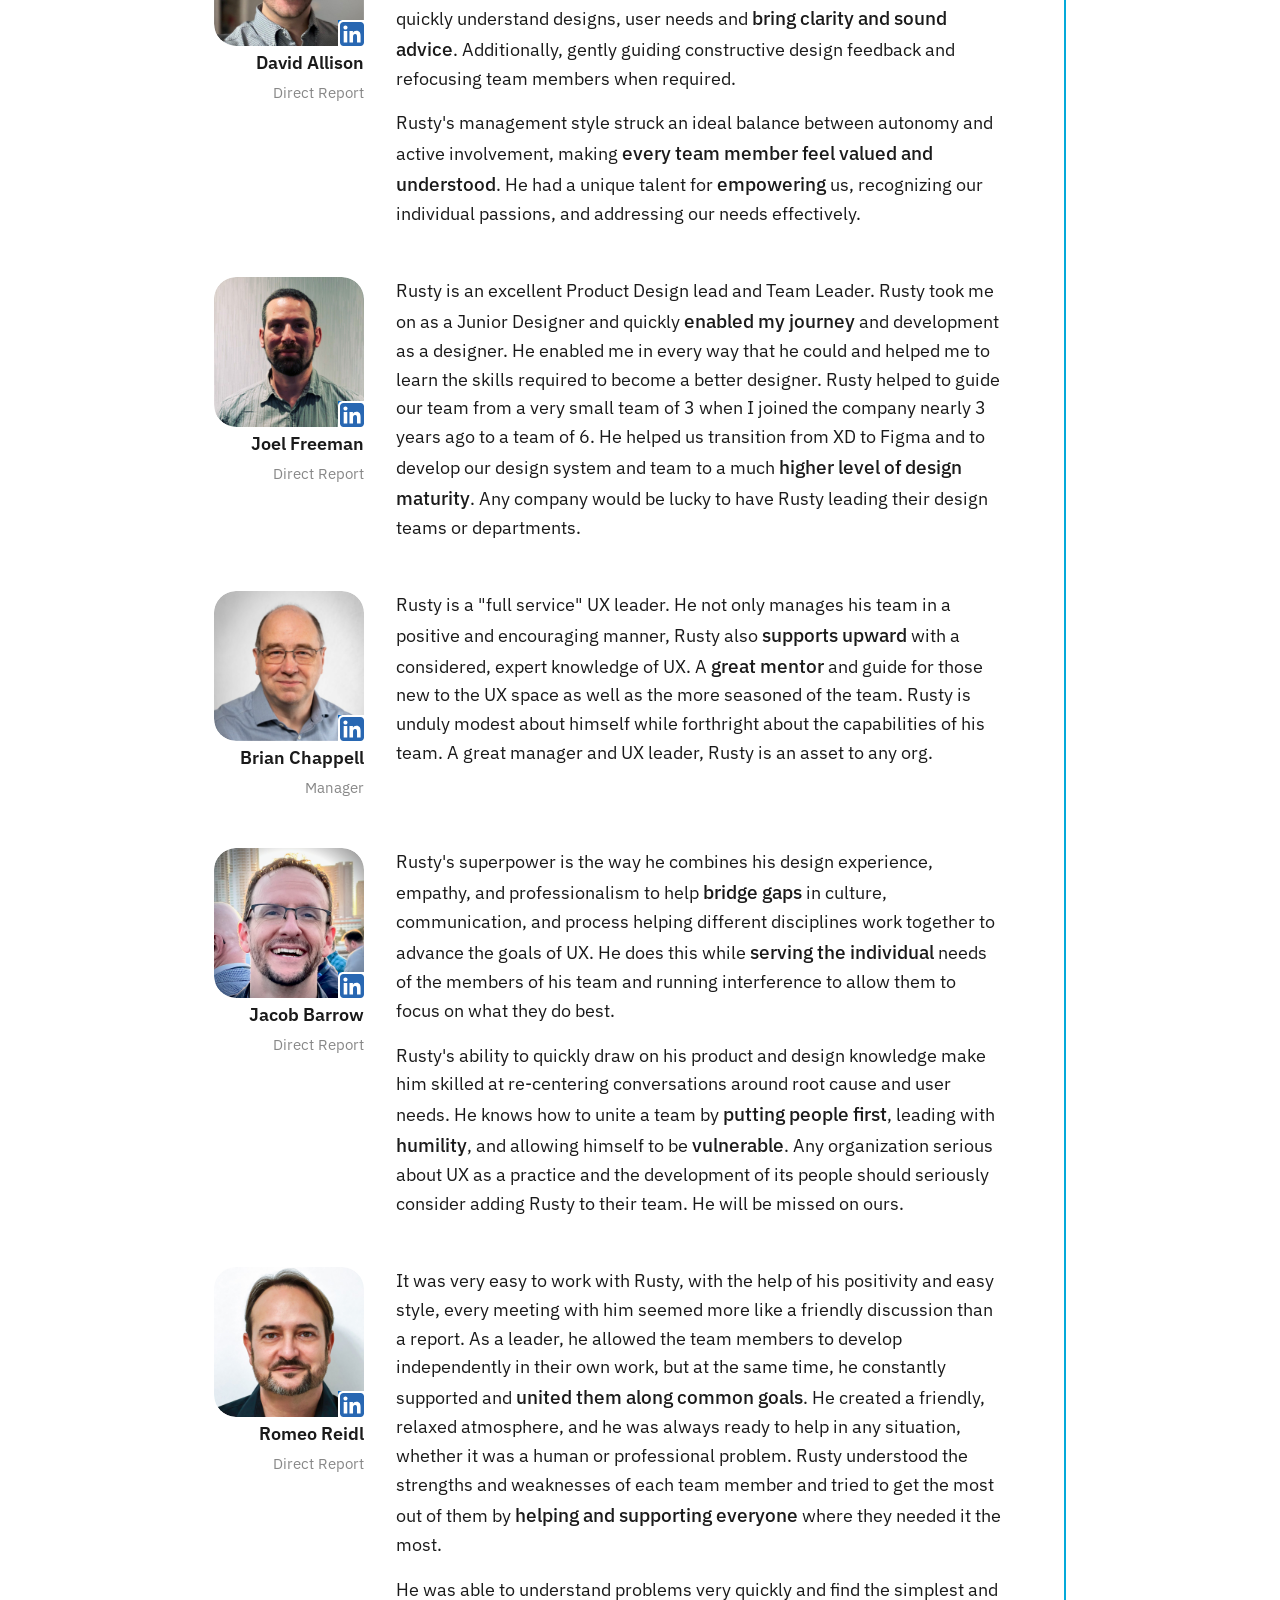
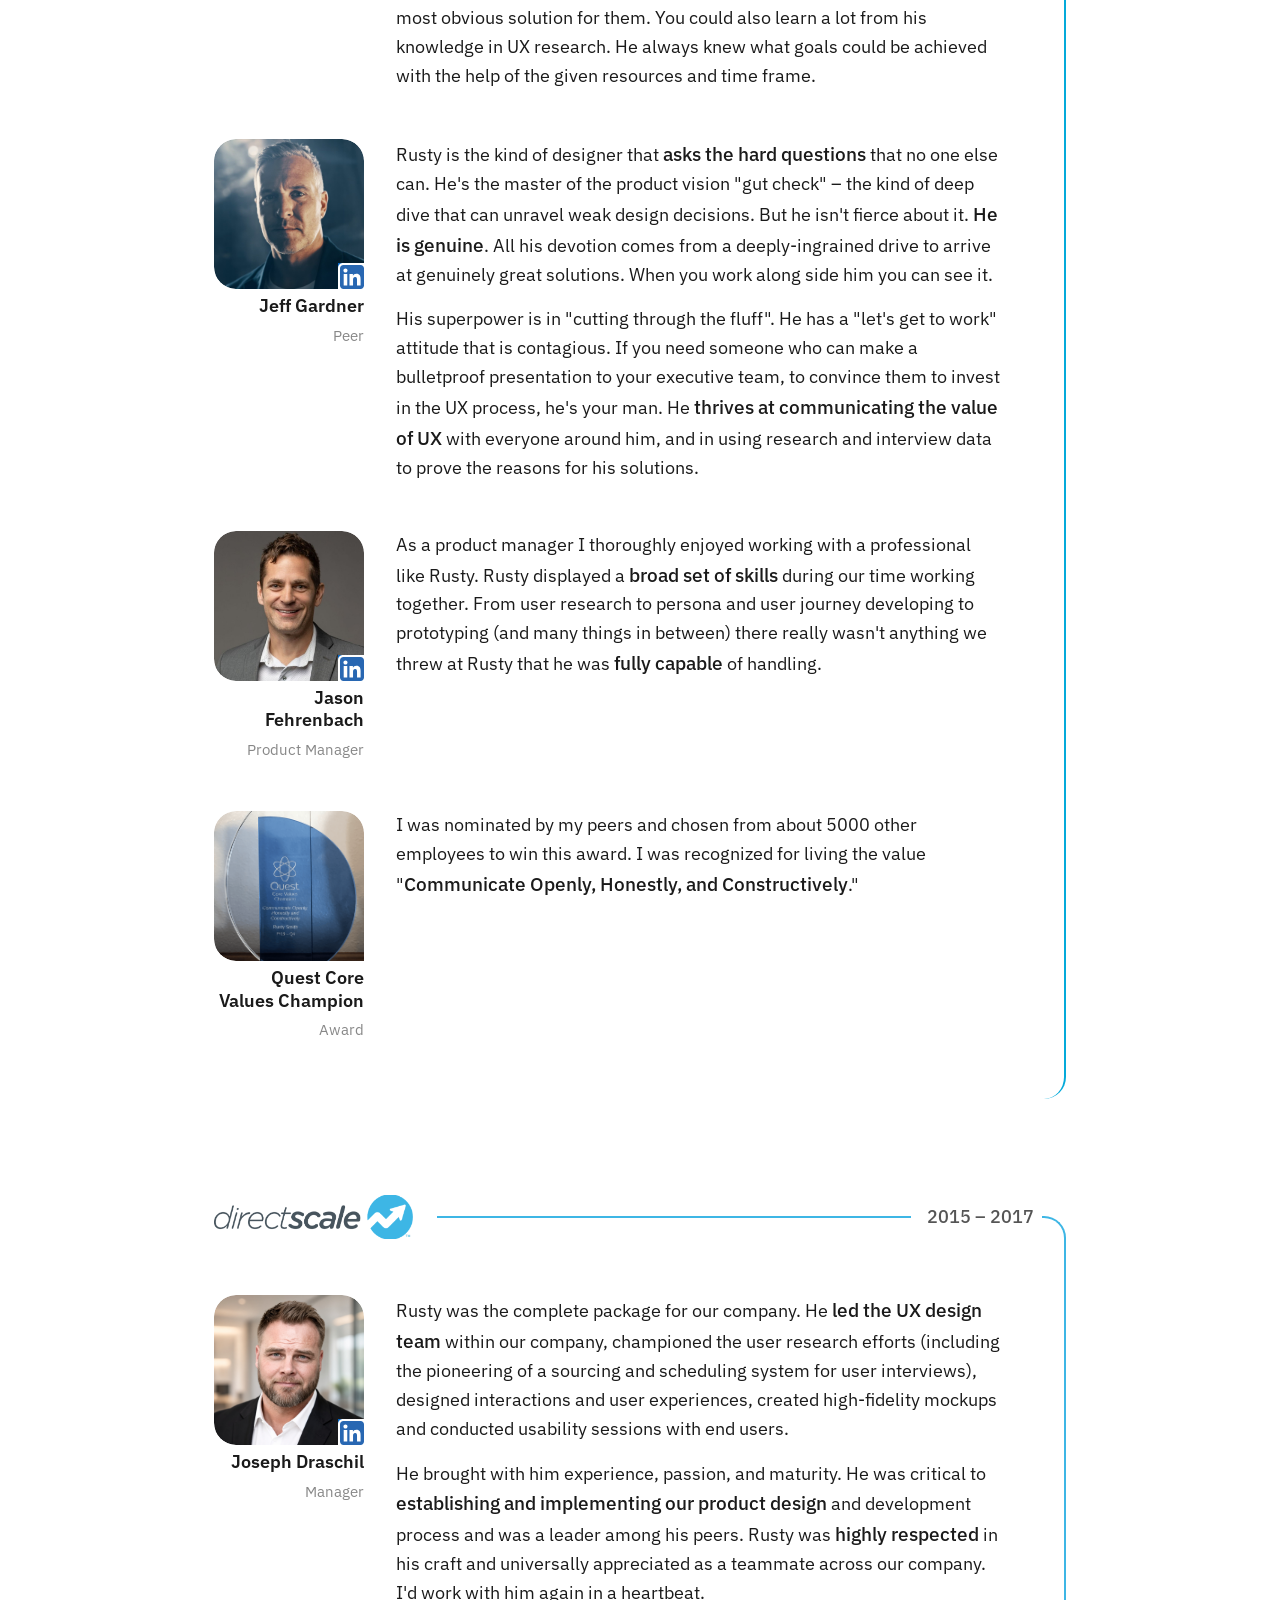
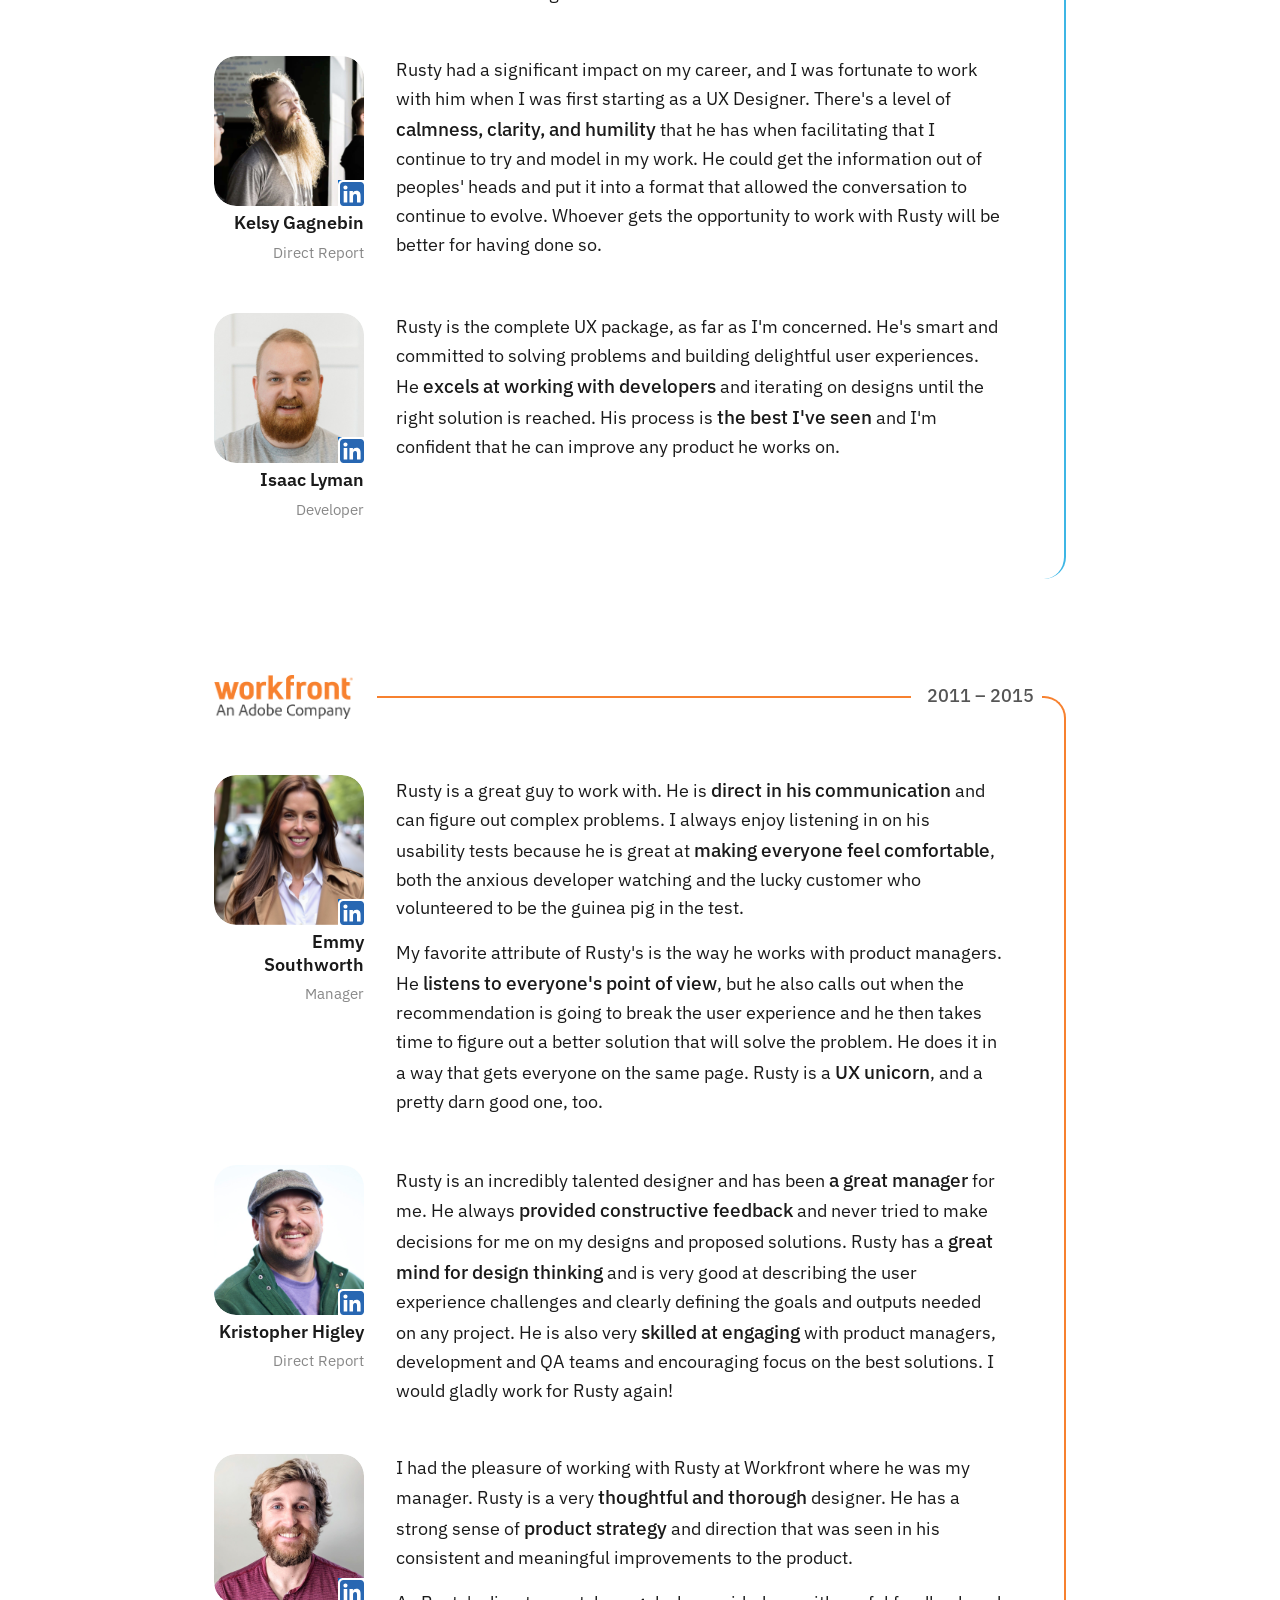
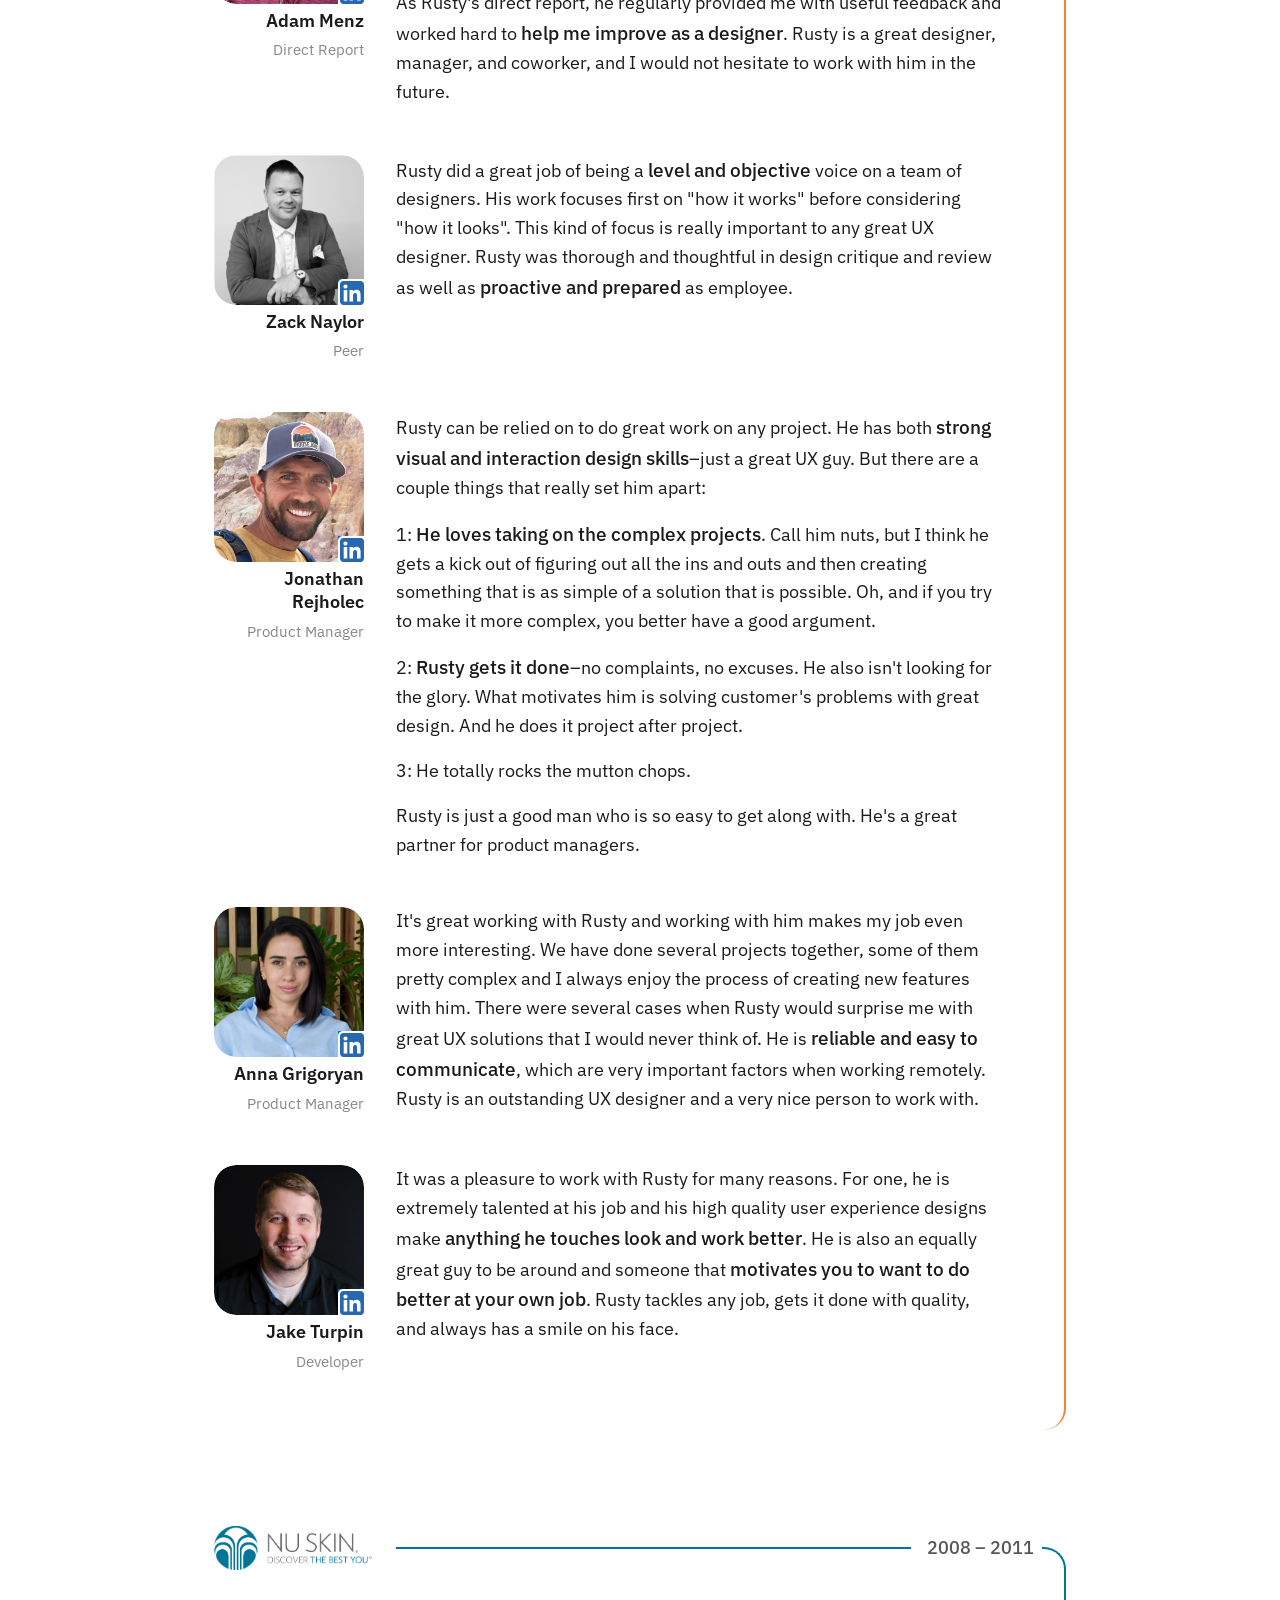
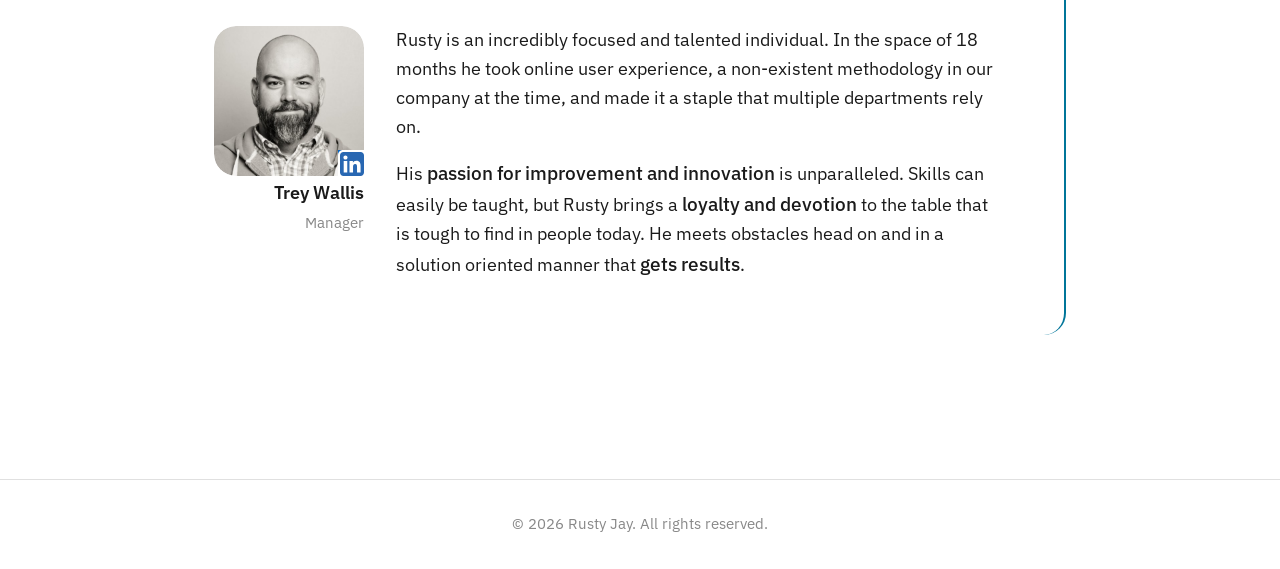
<file: index copy.html>
<!DOCTYPE html>
<html lang="en">
<head>
  <meta charset="UTF-8">
  <meta name="viewport" content="width=device-width, initial-scale=1.0">

  <title>Rusty Jay — Product Designer</title>
  <meta name="description" content="Product designer specializing in complex B2B SaaS products used to manage intricate workflows, business rules, and technical constraints.">

  <!-- Open Graph -->
  <meta property="og:title"       content="Rusty Jay — Product Designer">
  <meta property="og:description" content="Solving complex product problems through research, collaboration, and design.">
  <meta property="og:type"        content="website">
  <meta property="og:image"       content="images/wordmark.png">

  <!-- Fonts: IBM Plex Sans (300, 400, 500, 600, 700 + italic 400) -->
  <link rel="preconnect" href="https://fonts.googleapis.com">
  <link rel="preconnect" href="https://fonts.gstatic.com" crossorigin>
  <link href="https://fonts.googleapis.com/css2?family=IBM+Plex+Sans:ital,wght@0,300;0,400;0,500;0,600;0,700;1,400&display=swap" rel="stylesheet">

  <!-- Styles -->
  <link rel="stylesheet" href="css/variables.css">
  <link rel="stylesheet" href="css/style.css">
  <link rel="stylesheet" href="css/print.css" media="print">

  <!-- Favicon -->
  <link rel="icon" type="image/svg+xml" href="images/favicon.svg">
  <link rel="manifest" href="site.webmanifest">
</head>

<body>

<!-- Navigation is rendered by js/nav.js — edit the nav there. -->
<site-nav></site-nav>


<main>

  <!-- ══════════════════════════════════════════════════════════
       HERO
       ══════════════════════════════════════════════════════════ -->
  <section class="section-hero" aria-label="Introduction">
    <div class="hero-inner container">

      <div class="hero-photo">
        <img src="images/HeroImage.png"
             alt="Rusty Jay, Product Designer"
             class="photo-profile">
      </div>

      <div class="hero-text">
        <div class="wordmark-wrap" aria-label="Rusty Jay">
          <img src="images/wordmark.svg"
               alt="Rusty Jay"
               class="wordmark-img">
        </div>
        <p class="hero-tagline">
          Solving complex product problems through research, collaboration, and design.
        </p>
      </div>

    </div><!-- /.hero-inner -->

    <hr class="rule-primary" aria-hidden="true">
  </section><!-- /.section-hero -->


  <!-- ══════════════════════════════════════════════════════════
       ABOUT
       ══════════════════════════════════════════════════════════ -->
  <section class="section-about" aria-label="About">
    <div class="container">
      <p class="about-text">
        I'm a <strong>product designer</strong> specializing in complex <strong>B2B SaaS</strong> products used to manage intricate workflows, business rules, and technical constraints. Great products emerge when cross-functional teams build a shared understanding of the problem they're trying to solve. I help bring together user needs, business goals, and technical realities to create solutions that work for customers and the business alike.
      </p>
    </div>
  </section>


  <!-- ══════════════════════════════════════════════════════════
       STATS
       ══════════════════════════════════════════════════════════ -->
  <section class="section-stats" aria-label="Experience summary">
    <div class="container">
      <div class="stats-grid">

        <div class="stat">
          <span class="stat-number">23 Years</span>
          <span class="stat-label">Designing Digital Experiences</span>
        </div>

        <div class="stat">
          <span class="stat-number">16 Years</span>
          <span class="stat-label">Specializing in UX &amp; Product Design</span>
        </div>

        <div class="stat">
          <span class="stat-number">10 Years</span>
          <span class="stat-label">Leading Design Orgs</span>
        </div>

      </div>
    </div>
  </section>


  <!-- ══════════════════════════════════════════════════════════
       EXPERTISE DOMAINS
       ══════════════════════════════════════════════════════════ -->
  <section class="section-domains" aria-label="Areas of expertise">
    <div class="container">
      <h2 class="domains-heading">Experience Solving Complex Problems In</h2>
      <ul class="domains-list">
        <li>Fintech</li>
        <li>Cybersecurity</li>
        <li>Business Management</li>
        <li>Project &amp; Program Management</li>
      </ul>
    </div>
  </section>

  <!-- Red rule separating domains from testimonials -->
  <hr class="rule-primary" aria-hidden="true">


  <!-- ══════════════════════════════════════════════════════════
       TESTIMONIALS
       ══════════════════════════════════════════════════════════ -->
  <section class="section-testimonials" aria-label="Recommendations">
    <div class="container">

      <h2 class="testimonials-heading">What People Say About Working With Me</h2>


      <!-- ── One Identity by Quest: 2017–2024 ───────────────── -->
      <div class="company-block company-block--oneidentity">

        <div class="company-header">
          <div class="company-logo-wrap">
            <img src="images/logos/OneIdentity.png"
                 alt="One Identity by Quest"
                 class="company-logo-img">
          </div>
          <div class="company-timeline" aria-hidden="true">
            <span class="company-rule"></span>
            <span class="company-years">2017 – 2024</span>
          </div>
        </div>

        <div class="testimonial">

          <div class="testimonial-meta">
            <div class="reviewer-photo-wrap">
              <img src="images/ProfilePics/DavidAllison.jpeg"
                   alt="David Allison"
                   class="reviewer-img">
              <a href="https://www.linkedin.com/in/davidpallison/"
                 class="reviewer-linkedin"
                 aria-label="David Allison on LinkedIn"
                 target="_blank"
                 rel="noopener noreferrer">
                <img src="images/LinkedIn.svg" alt="" width="26" height="26" aria-hidden="true">
              </a>
            </div>
            <span class="reviewer-name">David Allison</span>
            <span class="reviewer-role">Direct Report</span>
          </div>

          <blockquote class="testimonial-quote">
            <p>Rusty was a fantastic manager guiding our team and <strong>fostering a positive culture</strong> that motivated us to excel.</p>
            <p>Our team design reviews were largely so effective due to Rusty's ability to quickly understand designs, user needs and <strong>bring clarity and sound advice</strong>. Additionally, gently guiding constructive design feedback and refocusing team members when required.</p>
            <p>Rusty's management style struck an ideal balance between autonomy and active involvement, making <strong>every team member feel valued and understood</strong>. He had a unique talent for <strong>empowering</strong> us, recognizing our individual passions, and addressing our needs effectively.</p>
          </blockquote>

        </div><!-- /.testimonial -->


        <div class="testimonial">

          <div class="testimonial-meta">
            <div class="reviewer-photo-wrap">
              <img src="images/ProfilePics/JoelFreeman.jpeg"
                   alt="Joel Freeman"
                   class="reviewer-img">
              <a href="https://www.linkedin.com/in/jdfreeman01/"
                 class="reviewer-linkedin"
                 aria-label="Joel Freeman on LinkedIn"
                 target="_blank"
                 rel="noopener noreferrer">
                <img src="images/LinkedIn.svg" alt="" width="26" height="26" aria-hidden="true">
              </a>
            </div>
            <span class="reviewer-name">Joel Freeman</span>
            <span class="reviewer-role">Direct Report</span>
          </div>

          <blockquote class="testimonial-quote">
            <p>Rusty is an excellent Product Design lead and Team Leader. Rusty took me on as a Junior Designer and quickly <strong>enabled my journey</strong> and development as a designer. He enabled me in every way that he could and helped me to learn the skills required to become a better designer. Rusty helped to guide our team from a very small team of 3 when I joined the company nearly 3 years ago to a team of 6. He helped us transition from XD to Figma and to develop our design system and team to a much <strong>higher level of design maturity</strong>. Any company would be lucky to have Rusty leading their design teams or departments.</p>
          </blockquote>

        </div><!-- /.testimonial -->


        <div class="testimonial">

          <div class="testimonial-meta">
            <div class="reviewer-photo-wrap">
              <img src="images/ProfilePics/BrianChappell.png"
                   alt="Brian Chappell"
                   class="reviewer-img">
              <a href="https://www.linkedin.com/in/brianchappell/"
                 class="reviewer-linkedin"
                 aria-label="Brian Chappell on LinkedIn"
                 target="_blank"
                 rel="noopener noreferrer">
                <img src="images/LinkedIn.svg" alt="" width="26" height="26" aria-hidden="true">
              </a>
            </div>
            <span class="reviewer-name">Brian Chappell</span>
            <span class="reviewer-role">Manager</span>
          </div>

          <blockquote class="testimonial-quote">
            <p>Rusty is a "full service" UX leader. He not only manages his team in a positive and encouraging manner, Rusty also <strong>supports upward</strong> with a considered, expert knowledge of UX. A <strong>great mentor</strong> and guide for those new to the UX space as well as the more seasoned of the team. Rusty is unduly modest about himself while forthright about the capabilities of his team. A great manager and UX leader, Rusty is an asset to any org.</p>
          </blockquote>

        </div><!-- /.testimonial -->


        <div class="testimonial">

          <div class="testimonial-meta">
            <div class="reviewer-photo-wrap">
              <img src="images/ProfilePics/JacobBarrow.png"
                   alt="Jacob Barrow"
                   class="reviewer-img">
              <a href="https://www.linkedin.com/in/jacobbarrow/"
                 class="reviewer-linkedin"
                 aria-label="Jacob Barrow on LinkedIn"
                 target="_blank"
                 rel="noopener noreferrer">
                <img src="images/LinkedIn.svg" alt="" width="26" height="26" aria-hidden="true">
              </a>
            </div>
            <span class="reviewer-name">Jacob Barrow</span>
            <span class="reviewer-role">Direct Report</span>
          </div>

          <blockquote class="testimonial-quote">
            <p>Rusty's superpower is the way he combines his design experience, empathy, and professionalism to help <strong>bridge gaps</strong> in culture, communication, and process helping different disciplines work together to advance the goals of UX. He does this while <strong>serving the individual</strong> needs of the members of his team and running interference to allow them to focus on what they do best.</p>
            <p>Rusty's ability to quickly draw on his product and design knowledge make him skilled at re-centering conversations around root cause and user needs. He knows how to unite a team by <strong>putting people first</strong>, leading with <strong>humility</strong>, and allowing himself to be <strong>vulnerable</strong>. Any organization serious about UX as a practice and the development of its people should seriously consider adding Rusty to their team. He will be missed on ours.</p>
          </blockquote>

        </div><!-- /.testimonial -->


        <div class="testimonial">

          <div class="testimonial-meta">
            <div class="reviewer-photo-wrap">
              <img src="images/ProfilePics/RomeoReidl.jpeg"
                   alt="Romeo Reidl"
                   class="reviewer-img">
              <a href="https://www.linkedin.com/in/reidlromeo/"
                 class="reviewer-linkedin"
                 aria-label="Romeo Reidl on LinkedIn"
                 target="_blank"
                 rel="noopener noreferrer">
                <img src="images/LinkedIn.svg" alt="" width="26" height="26" aria-hidden="true">
              </a>
            </div>
            <span class="reviewer-name">Romeo Reidl</span>
            <span class="reviewer-role">Direct Report</span>
          </div>

          <blockquote class="testimonial-quote">
            <p>It was very easy to work with Rusty, with the help of his positivity and easy style, every meeting with him seemed more like a friendly discussion than a report. As a leader, he allowed the team members to develop independently in their own work, but at the same time, he constantly supported and <strong>united them along common goals</strong>. He created a friendly, relaxed atmosphere, and he was always ready to help in any situation, whether it was a human or professional problem. Rusty understood the strengths and weaknesses of each team member and tried to get the most out of them by <strong>helping and supporting everyone</strong> where they needed it the most.</p>
            <p>He was able to understand problems very quickly and find the simplest and most obvious solution for them. You could also learn a lot from his knowledge in UX research. He always knew what goals could be achieved with the help of the given resources and time frame.</p>
          </blockquote>

        </div><!-- /.testimonial -->


        <div class="testimonial">

          <div class="testimonial-meta">
            <div class="reviewer-photo-wrap">
              <img src="images/ProfilePics/JeffGardner.jpeg"
                   alt="Jeff Gardner"
                   class="reviewer-img">
              <a href="https://www.linkedin.com/in/jeffreywgardner/"
                 class="reviewer-linkedin"
                 aria-label="Jeff Gardner on LinkedIn"
                 target="_blank"
                 rel="noopener noreferrer">
                <img src="images/LinkedIn.svg" alt="" width="26" height="26" aria-hidden="true">
              </a>
            </div>
            <span class="reviewer-name">Jeff Gardner</span>
            <span class="reviewer-role">Peer</span>
          </div>

          <blockquote class="testimonial-quote">
            <p>Rusty is the kind of designer that <strong>asks the hard questions</strong> that no one else can. He's the master of the product vision "gut check" – the kind of deep dive that can unravel weak design decisions. But he isn't fierce about it. <strong>He is genuine</strong>. All his devotion comes from a deeply-ingrained drive to arrive at genuinely great solutions. When you work along side him you can see it.</p>
            <p>His superpower is in "cutting through the fluff". He has a "let's get to work" attitude that is contagious. If you need someone who can make a bulletproof presentation to your executive team, to convince them to invest in the UX process, he's your man. He <strong>thrives at communicating the value of UX</strong> with everyone around him, and in using research and interview data to prove the reasons for his solutions.</p>
          </blockquote>

        </div><!-- /.testimonial -->


        <div class="testimonial">

          <div class="testimonial-meta">
            <div class="reviewer-photo-wrap">
              <img src="images/ProfilePics/JasonFehrenbach.jpeg"
                   alt="Jason Fehrenbach"
                   class="reviewer-img">
              <a href="https://www.linkedin.com/in/jasonfehrenbach/"
                 class="reviewer-linkedin"
                 aria-label="Jason Fehrenbach on LinkedIn"
                 target="_blank"
                 rel="noopener noreferrer">
                <img src="images/LinkedIn.svg" alt="" width="26" height="26" aria-hidden="true">
              </a>
            </div>
            <span class="reviewer-name">Jason Fehrenbach</span>
            <span class="reviewer-role">Product Manager</span>
          </div>

          <blockquote class="testimonial-quote">
            <p>As a product manager I thoroughly enjoyed working with a professional like Rusty. Rusty displayed a <strong>broad set of skills</strong> during our time working together. From user research to persona and user journey developing to prototyping (and many things in between) there really wasn't anything we threw at Rusty that he was <strong>fully capable</strong> of handling.</p>
          </blockquote>

        </div><!-- /.testimonial -->


        <div class="testimonial">

          <div class="testimonial-meta">
            <div class="reviewer-photo-wrap">
              <img src="images/ProfilePics/CoreValuesAward.png"
                   alt="Rusty Jay"
                   class="reviewer-img">
            </div>
            <span class="reviewer-name">Quest Core Values Champion</span>
            <span class="reviewer-role">Award</span>
          </div>

          <blockquote class="testimonial-quote">
            <p>I was nominated by my peers and chosen from about 5000 other employees to win this award. I was recognized for living the value "<strong>Communicate Openly, Honestly, and Constructively</strong>."</p>
          </blockquote>

        </div><!-- /.testimonial -->

      </div><!-- /.company-block: One Identity -->


      <!-- ── DirectScale: 2015–2017 ──────────────────────────── -->
      <div class="company-block company-block--directscale">

        <div class="company-header">
          <div class="company-logo-wrap">
            <img src="images/logos/DirectScale.png"
                 alt="DirectScale"
                 class="company-logo-img">
          </div>
          <div class="company-timeline" aria-hidden="true">
            <span class="company-rule"></span>
            <span class="company-years">2015 – 2017</span>
          </div>
        </div>


        <div class="testimonial">

          <div class="testimonial-meta">
            <div class="reviewer-photo-wrap">
              <img src="images/ProfilePics/JosephDraschil.png"
                   alt="Joseph Draschil"
                   class="reviewer-img">
              <a href="https://www.linkedin.com/in/jdraschil/"
                 class="reviewer-linkedin"
                 aria-label="Joseph Draschil on LinkedIn"
                 target="_blank"
                 rel="noopener noreferrer">
                <img src="images/LinkedIn.svg" alt="" width="26" height="26" aria-hidden="true">
              </a>
            </div>
            <span class="reviewer-name">Joseph Draschil</span>
            <span class="reviewer-role">Manager</span>
          </div>

          <blockquote class="testimonial-quote">
            <p>Rusty was the complete package for our company. He <strong>led the UX design team</strong> within our company, championed the user research efforts (including the pioneering of a sourcing and scheduling system for user interviews), designed interactions and user experiences, created high-fidelity mockups and conducted usability sessions with end users.</p>
            <p>He brought with him experience, passion, and maturity. He was critical to <strong>establishing and implementing our product design</strong> and development process and was a leader among his peers. Rusty was <strong>highly respected</strong> in his craft and universally appreciated as a teammate across our company. I'd work with him again in a heartbeat.</p>
          </blockquote>

        </div><!-- /.testimonial -->


        <div class="testimonial">

          <div class="testimonial-meta">
            <div class="reviewer-photo-wrap">
              <img src="images/ProfilePics/KelsyGagnebin.jpeg"
                   alt="Kelsy Gagnebin"
                   class="reviewer-img">
              <a href="https://www.linkedin.com/in/kelsygagnebin/"
                 class="reviewer-linkedin"
                 aria-label="Kelsy Gagnebin on LinkedIn"
                 target="_blank"
                 rel="noopener noreferrer">
                <img src="images/LinkedIn.svg" alt="" width="26" height="26" aria-hidden="true">
              </a>
            </div>
            <span class="reviewer-name">Kelsy Gagnebin</span>
            <span class="reviewer-role">Direct Report</span>
          </div>

          <blockquote class="testimonial-quote">
            <p>Rusty had a significant impact on my career, and I was fortunate to work with him when I was first starting as a UX Designer. There's a level of <strong>calmness, clarity, and humility</strong> that he has when facilitating that I continue to try and model in my work. He could get the information out of peoples' heads and put it into a format that allowed the conversation to continue to evolve. Whoever gets the opportunity to work with Rusty will be better for having done so.</p>
          </blockquote>

        </div><!-- /.testimonial -->


        <div class="testimonial">

          <div class="testimonial-meta">
            <div class="reviewer-photo-wrap">
              <img src="images/ProfilePics/IsaacLyman.jpeg"
                   alt="Isaac Lyman"
                   class="reviewer-img">
              <a href="https://www.linkedin.com/in/isaaclymandotcom/"
                 class="reviewer-linkedin"
                 aria-label="Isaac Lyman on LinkedIn"
                 target="_blank"
                 rel="noopener noreferrer">
                <img src="images/LinkedIn.svg" alt="" width="26" height="26" aria-hidden="true">
              </a>
            </div>
            <span class="reviewer-name">Isaac Lyman</span>
            <span class="reviewer-role">Developer</span>
          </div>

          <blockquote class="testimonial-quote">
            <p>Rusty is the complete UX package, as far as I'm concerned. He's smart and committed to solving problems and building delightful user experiences. He <strong>excels at working with developers</strong> and iterating on designs until the right solution is reached. His process is <strong>the best I've seen</strong> and I'm confident that he can improve any product he works on.</p>
          </blockquote>

        </div><!-- /.testimonial -->

      </div><!-- /.company-block: DirectScale -->


      <!-- ── Workfront: 2011–2015 ────────────────────────────── -->
      <div class="company-block company-block--workfront">

        <div class="company-header">
          <div class="company-logo-wrap">
            <img src="images/logos/Workfront.png"
                 alt="Workfront"
                 class="company-logo-img">
          </div>
          <div class="company-timeline" aria-hidden="true">
            <span class="company-rule"></span>
            <span class="company-years">2011 – 2015</span>
          </div>
        </div>


        <div class="testimonial">

          <div class="testimonial-meta">
            <div class="reviewer-photo-wrap">
              <img src="images/ProfilePics/EmmySouthworth.png"
                   alt="Emmy Southworth"
                   class="reviewer-img">
              <a href="https://www.linkedin.com/in/emmysouthworth/"
                 class="reviewer-linkedin"
                 aria-label="Emmy Southworth on LinkedIn"
                 target="_blank"
                 rel="noopener noreferrer">
                <img src="images/LinkedIn.svg" alt="" width="26" height="26" aria-hidden="true">
              </a>
            </div>
            <span class="reviewer-name">Emmy Southworth</span>
            <span class="reviewer-role">Manager</span>
          </div>

          <blockquote class="testimonial-quote">
            <p>Rusty is a great guy to work with. He is <strong>direct in his communication</strong> and can figure out complex problems. I always enjoy listening in on his usability tests because he is great at <strong>making everyone feel comfortable</strong>, both the anxious developer watching and the lucky customer who volunteered to be the guinea pig in the test.</p>
            <p>My favorite attribute of Rusty's is the way he works with product managers. He <strong>listens to everyone's point of view</strong>, but he also calls out when the recommendation is going to break the user experience and he then takes time to figure out a better solution that will solve the problem. He does it in a way that gets everyone on the same page. Rusty is a <strong>UX unicorn</strong>, and a pretty darn good one, too.</p>
          </blockquote>

        </div><!-- /.testimonial -->


        <div class="testimonial">

          <div class="testimonial-meta">
            <div class="reviewer-photo-wrap">
              <img src="images/ProfilePics/KristopherHigley.jpeg"
                   alt="Kristopher Higley"
                   class="reviewer-img">
              <a href="https://www.linkedin.com/in/khigley/"
                 class="reviewer-linkedin"
                 aria-label="Kristopher Higley on LinkedIn"
                 target="_blank"
                 rel="noopener noreferrer">
                <img src="images/LinkedIn.svg" alt="" width="26" height="26" aria-hidden="true">
              </a>
            </div>
            <span class="reviewer-name">Kristopher Higley</span>
            <span class="reviewer-role">Direct Report</span>
          </div>

          <blockquote class="testimonial-quote">
            <p>Rusty is an incredibly talented designer and has been <strong>a great manager</strong> for me. He always <strong>provided constructive feedback</strong> and never tried to make decisions for me on my designs and proposed solutions. Rusty has a <strong>great mind for design thinking</strong> and is very good at describing the user experience challenges and clearly defining the goals and outputs needed on any project. He is also very <strong>skilled at engaging</strong> with product managers, development and QA teams and encouraging focus on the best solutions. I would gladly work for Rusty again!</p>
          </blockquote>

        </div><!-- /.testimonial -->


        <div class="testimonial">

          <div class="testimonial-meta">
            <div class="reviewer-photo-wrap">
              <img src="images/ProfilePics/AdamMenz.jpeg"
                   alt="Adam Menz"
                   class="reviewer-img">
              <a href="https://www.linkedin.com/in/adammenz/"
                 class="reviewer-linkedin"
                 aria-label="Adam Menz on LinkedIn"
                 target="_blank"
                 rel="noopener noreferrer">
                <img src="images/LinkedIn.svg" alt="" width="26" height="26" aria-hidden="true">
              </a>
            </div>
            <span class="reviewer-name">Adam Menz</span>
            <span class="reviewer-role">Direct Report</span>
          </div>

          <blockquote class="testimonial-quote">
            <p>I had the pleasure of working with Rusty at Workfront where he was my manager. Rusty is a very <strong>thoughtful and thorough</strong> designer. He has a strong sense of <strong>product strategy</strong> and direction that was seen in his consistent and meaningful improvements to the product.</p>
            <p>As Rusty's direct report, he regularly provided me with useful feedback and worked hard to <strong>help me improve as a designer</strong>. Rusty is a great designer, manager, and coworker, and I would not hesitate to work with him in the future.</p>
          </blockquote>

        </div><!-- /.testimonial -->


        <div class="testimonial">

          <div class="testimonial-meta">
            <div class="reviewer-photo-wrap">
              <img src="images/ProfilePics/ZackNaylor.png"
                   alt="Zack Naylor"
                   class="reviewer-img">
              <a href="https://www.linkedin.com/in/zacknaylor/"
                 class="reviewer-linkedin"
                 aria-label="Zack Naylor on LinkedIn"
                 target="_blank"
                 rel="noopener noreferrer">
                <img src="images/LinkedIn.svg" alt="" width="26" height="26" aria-hidden="true">
              </a>
            </div>
            <span class="reviewer-name">Zack Naylor</span>
            <span class="reviewer-role">Peer</span>
          </div>

          <blockquote class="testimonial-quote">
            <p>Rusty did a great job of being a <strong>level and objective</strong> voice on a team of designers. His work focuses first on "how it works" before considering "how it looks". This kind of focus is really important to any great UX designer. Rusty was thorough and thoughtful in design critique and review as well as <strong>proactive and prepared</strong> as employee.</p>
          </blockquote>

        </div><!-- /.testimonial -->


        <div class="testimonial">

          <div class="testimonial-meta">
            <div class="reviewer-photo-wrap">
              <img src="images/ProfilePics/JonathanRejholec.jpeg"
                   alt="Jonathan Rejholec"
                   class="reviewer-img">
              <a href="https://www.linkedin.com/in/jonathan-rejholec-737b7b1/"
                 class="reviewer-linkedin"
                 aria-label="Jonathan Rejholec on LinkedIn"
                 target="_blank"
                 rel="noopener noreferrer">
                <img src="images/LinkedIn.svg" alt="" width="26" height="26" aria-hidden="true">
              </a>
            </div>
            <span class="reviewer-name">Jonathan Rejholec</span>
            <span class="reviewer-role">Product Manager</span>
          </div>

          <blockquote class="testimonial-quote">
            <p>Rusty can be relied on to do great work on any project. He has both <strong>strong visual and interaction design skills</strong>–just a great UX guy. But there are a couple things that really set him apart:</p>
            <p>1: <strong>He loves taking on the complex projects</strong>. Call him nuts, but I think he gets a kick out of figuring out all the ins and outs and then creating something that is as simple of a solution that is possible. Oh, and if you try to make it more complex, you better have a good argument.</p>
            <p>2: <strong>Rusty gets it done</strong>–no complaints, no excuses. He also isn't looking for the glory. What motivates him is solving customer's problems with great design. And he does it project after project.</p>
            <p>3: He totally rocks the mutton chops.</p>
            <p>Rusty is just a good man who is so easy to get along with. He's a great partner for product managers.</p>
          </blockquote>

        </div><!-- /.testimonial -->


        <div class="testimonial">

          <div class="testimonial-meta">
            <div class="reviewer-photo-wrap">
              <img src="images/ProfilePics/AnnaGrigoryan.jpeg"
                   alt="Anna Grigoryan"
                   class="reviewer-img">
              <a href="https://www.linkedin.com/in/annagr/"
                 class="reviewer-linkedin"
                 aria-label="Anna Grigoryan on LinkedIn"
                 target="_blank"
                 rel="noopener noreferrer">
                <img src="images/LinkedIn.svg" alt="" width="26" height="26" aria-hidden="true">
              </a>
            </div>
            <span class="reviewer-name">Anna Grigoryan</span>
            <span class="reviewer-role">Product Manager</span>
          </div>

          <blockquote class="testimonial-quote">
            <p>It's great working with Rusty and working with him makes my job even more interesting. We have done several projects together, some of them pretty complex and I always enjoy the process of creating new features with him. There were several cases when Rusty would surprise me with great UX solutions that I would never think of. He is <strong>reliable and easy to communicate</strong>, which are very important factors when working remotely. Rusty is an outstanding UX designer and a very nice person to work with.</p>
          </blockquote>

        </div><!-- /.testimonial -->


        <div class="testimonial">

          <div class="testimonial-meta">
            <div class="reviewer-photo-wrap">
              <img src="images/ProfilePics/JakeTurpin.jpeg"
                   alt="Jake Turpin"
                   class="reviewer-img">
              <a href="https://www.linkedin.com/in/jake-turpin-9903b15/"
                 class="reviewer-linkedin"
                 aria-label="Jake Turpin on LinkedIn"
                 target="_blank"
                 rel="noopener noreferrer">
                <img src="images/LinkedIn.svg" alt="" width="26" height="26" aria-hidden="true">
              </a>
            </div>
            <span class="reviewer-name">Jake Turpin</span>
            <span class="reviewer-role">Developer</span>
          </div>

          <blockquote class="testimonial-quote">
            <p>It was a pleasure to work with Rusty for many reasons. For one, he is extremely talented at his job and his high quality user experience designs make <strong>anything he touches look and work better</strong>. He is also an equally great guy to be around and someone that <strong>motivates you to want to do better at your own job</strong>. Rusty tackles any job, gets it done with quality, and always has a smile on his face.</p>
          </blockquote>

        </div><!-- /.testimonial -->

      </div><!-- /.company-block: Workfront -->


      <!-- ── [NuSkin]: 2008–2011 ── -->
      <div class="company-block company-block--NuSkin">

        <div class="company-header">
          <div class="company-logo-wrap">
            <img src="images/logos/NuSkin.png"
                 alt="NuSkin"
                 class="company-logo-img">
          </div>
          <div class="company-timeline" aria-hidden="true">
            <span class="company-rule"></span>
            <span class="company-years">2008 – 2011</span>
          </div>
        </div>


        <div class="testimonial">

          <div class="testimonial-meta">
            <div class="reviewer-photo-wrap">
              <img src="images/ProfilePics/TreyWallis.jpeg"
                   alt="Trey Wallis"
                   class="reviewer-img">
              <a href="https://www.linkedin.com/in/treywallis/"
                 class="reviewer-linkedin"
                 aria-label="Trey Wallis on LinkedIn"
                 target="_blank"
                 rel="noopener noreferrer">
                <img src="images/LinkedIn.svg" alt="" width="26" height="26" aria-hidden="true">
              </a>
            </div>
            <span class="reviewer-name">Trey Wallis</span>
            <span class="reviewer-role">Manager</span>
          </div>

          <blockquote class="testimonial-quote">
            <p>Rusty is an incredibly focused and talented individual. In the space of 18 months he took online user experience, a non-existent methodology in our company at the time, and made it a staple that multiple departments rely on.</p>
            <p>His <strong>passion for improvement and innovation</strong> is unparalleled. Skills can easily be taught, but Rusty brings a <strong>loyalty and devotion</strong> to the table that is tough to find in people today. He meets obstacles head on and in a solution oriented manner that <strong>gets results</strong>.</p>
          </blockquote>

        </div><!-- /.testimonial -->

      </div><!-- /.company-block: placeholder company -->

    </div><!-- /.container -->
  </section><!-- /.section-testimonials -->

</main>


<footer class="site-footer">
  <div class="container">
    <p>© <span id="year"></span> Rusty Jay. All rights reserved.</p>
  </div>
</footer>

<script src="js/nav.js"></script>
<script src="js/main.js"></script>
<script>
  // Auto-update copyright year
  document.getElementById('year').textContent = new Date().getFullYear();
</script>

</body>
</html>
</file>
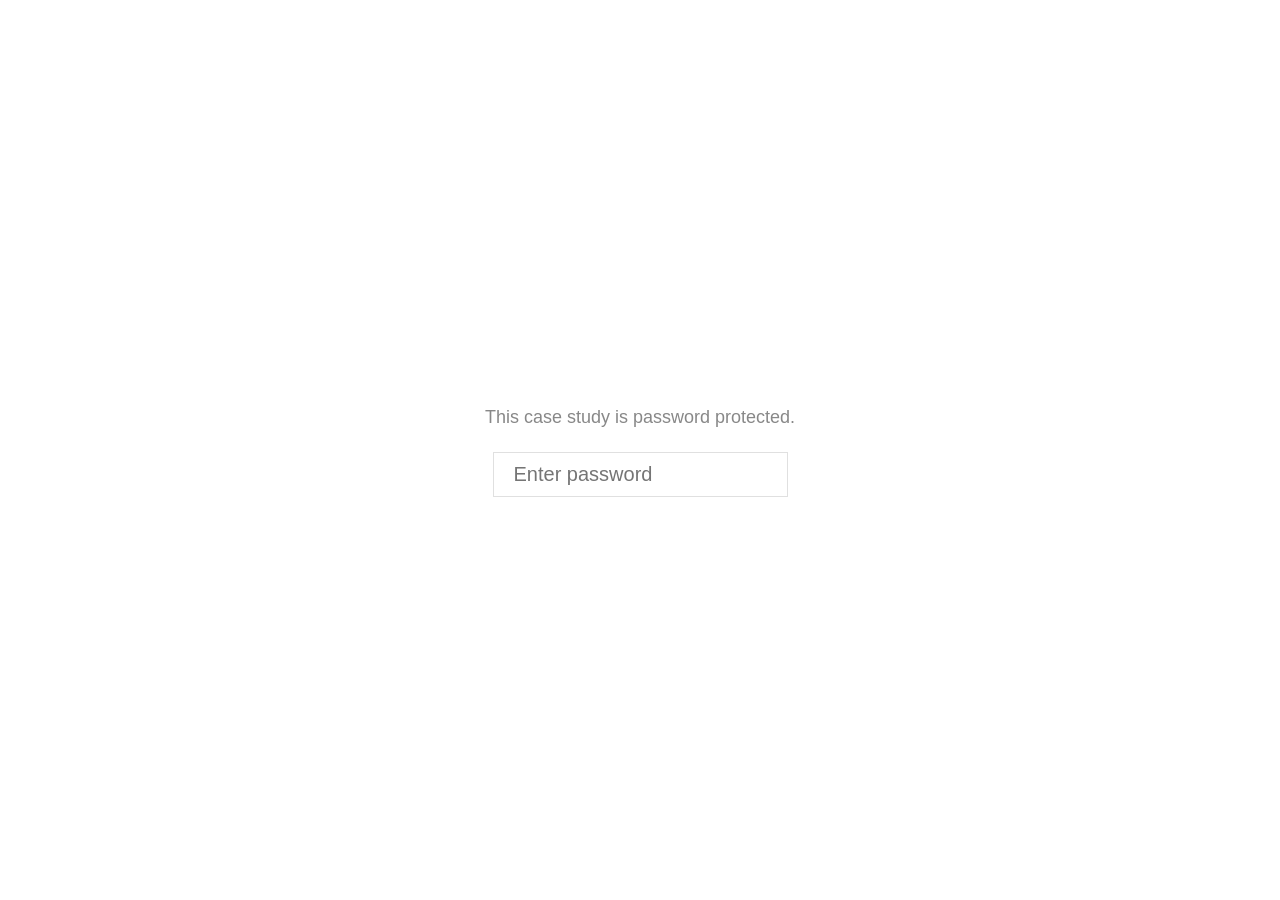
<file: case-studies/project-one.html>
<!DOCTYPE html>
<html lang="en">
<head>
  <meta charset="UTF-8" />
  <meta name="viewport" content="width=device-width, initial-scale=1.0" />
  <title>Project One — Your Name</title>
  <meta name="description" content="Case study: Project One." />
  <link rel="icon" href="../images/favicon.svg" type="image/svg+xml" />
  <link rel="stylesheet" href="../css/style.css" />
</head>
<body>

  <nav>
    <div class="nav-inner">
      <a href="../index.html" class="logo">Your Name</a>
      <ul>
        <li><a href="../index.html">Work</a></li>
        <li><a href="../about.html">About</a></li>
        <li><a href="../contact.html">Contact</a></li>
      </ul>
    </div>
  </nav>

  <!--
    PASSWORD PROTECTION:
    Add data-password="yourpassword" to the <main> tag below to protect this page.
    Remove the attribute entirely to make the page public.
  -->
  <main data-password="hello123">
    <div class="container">
      <p class="eyebrow">Case Study</p>
      <h1>Project One</h1>
      <p>
        This is a placeholder for your first case study. Replace this content
        with your project overview, process, and outcomes.
      </p>

      <h2>The Problem</h2>
      <p>Describe the problem you were solving.</p>

      <h2>The Process</h2>
      <p>Describe your research, ideation, and design process.</p>

      <h2>The Outcome</h2>
      <p>Describe the results and what you learned.</p>
    </div>
  </main>

  <footer>
    <p>© 2025 Your Name</p>
  </footer>

  <script src="../js/main.js"></script>
  <script src="../js/password.js"></script>
</body>
</html>
</file>
<file: css/variables.css>
/* ============================================================
   Design Tokens — RustyJay Portfolio
   Edit brand colors, fonts, and spacing here first.
   ============================================================ */

:root {
  /* ── Brand ──────────────────────────────────────────────── */
  --color-primary:     #C92500;

  /* ── Neutrals ───────────────────────────────────────────── */
  --color-text:        #1A1A1A;
  --color-text-sub:    #555555;
  --color-text-muted:  #888888;
  --color-border:      #E0E0E0;
  --color-border-dash: #D0D0D0;
  --color-bg:          #FFFFFF;
  --color-placeholder: #F0F0F0;

  /* ── Typography ─────────────────────────────────────────── */
  --font:      'IBM Plex Sans', sans-serif;
  --text-xs:    0.75rem;    /* 12px */
  --text-sm:    0.875rem;   /* 14px */
  --text-base:  1rem;       /* 16px */
  --text-lg:    1.125rem;   /* 18px */
  --text-xl:    1.25rem;    /* 20px */
  --text-stat:  1.875rem;   /* 30px */
  --leading:    1.65;

  /* ── Layout ─────────────────────────────────────────────── */
  --max-w:   900px;
  --nav-h:    72px;
  --gutter:   24px;

  /* ── Spacing scale ──────────────────────────────────────── */
  --sp-1:   8px;
  --sp-2:  16px;
  --sp-3:  24px;
  --sp-4:  32px;
  --sp-5:  48px;
  --sp-6:  64px;
  --sp-7:  80px;

  /* ── Motion ─────────────────────────────────────────────── */
  --t-fast: 150ms ease;
  --t-base: 250ms ease;
  --t-slow: 400ms ease;
}
</file>
<file: css/style.css>
@import url('variables.css');

/* ============================================================
   Reset & Base
   ============================================================ */
*, *::before, *::after {
  box-sizing: border-box;
  margin: 0;
  padding: 0;
}

html {
  font-size: 20px;
  -webkit-text-size-adjust: 100%;
  scroll-behavior: smooth;
}

body {
  font-family: var(--font);
  font-size: var(--text-base);
  line-height: var(--leading);
  color: var(--color-text);
  background: var(--color-bg);
  -webkit-font-smoothing: antialiased;
  -moz-osx-font-smoothing: grayscale;
}

img {
  display: block;
  max-width: 100%;
  height: auto;
}

/* Custom element wrapper — must be block so sticky header works */
site-nav { display: contents }

a {
  color: inherit;
  text-decoration: none;
}

ul { list-style: none; }

/* ============================================================
   Layout
   ============================================================ */
.container {
  max-width: var(--max-w);
  margin-inline: auto;
  padding-inline: var(--gutter);
}

/* ============================================================
   Navigation
   ============================================================ */
#site-header {
  position: sticky;
  top: 0;
  z-index: 100;
  background: var(--color-bg);
}

/* Full-width bottom border — fades in on scroll via main.js .is-scrolled */
#site-header::after {
  content: '';
  display: block;
  height: 1px;
  background: var(--color-border);
  opacity: 0;
  transition: opacity var(--t-slow);
}

#site-header.is-scrolled::after {
  opacity: 1;
}

.site-nav {
  max-width: 1100px;
  margin-inline: auto;
  padding-inline: var(--gutter);
  height: 100px;           /* Initial expanded height */
  display: flex;
  align-items: center;
  justify-content: space-between;
  gap: var(--sp-2);
  transition: height var(--t-slow);
}

/* Scrolled state: compact nav */
#site-header.is-scrolled .site-nav {
  height: var(--nav-h);   /* 72px */
}

/* Left and right link groups */
.nav-group {
  display: flex;
  align-items: center;
  gap: var(--sp-6);
  flex: 1;
}

.nav-left  { justify-content: flex-end; }
.nav-right { justify-content: flex-start; }

.nav-link {
  font-family: var(--font);
  font-size: var(--text-sm);
  font-weight: 400;
  color: var(--color-text);
  white-space: nowrap;
  transition: color var(--t-fast);
}

.nav-link:hover { color: var(--color-primary); }
.nav-link.active {
  font-weight: 700;
  color: var(--color-text);
}

/* ── Center logomark ────────────────────────────────────────
   Starts gray and transitions to red on scroll.
   Color is controlled via `color: currentColor` on the SVG,
   toggled by the .is-scrolled class added in main.js.
   ────────────────────────────────────────────────────────── */
.nav-logomark {
  flex-shrink: 0;
  display: flex;
  align-items: center;
  justify-content: center;
  padding-inline: var(--sp-4);   /* Breathing room on each side */
  color: #444444;
  transition: color var(--t-slow);
  line-height: 1;
}

#site-header.is-scrolled .nav-logomark {
  color: var(--color-primary);
}

.nav-logomark svg {
  height: 80px;           /* Initial expanded logo */
  width: auto;
  display: block;
  transition: height var(--t-slow);
}

#site-header.is-scrolled .nav-logomark svg {
  height: 44px;           /* Compact logo */
}

/* ── Mobile hamburger ───────────────────────────────────── */
.nav-toggle {
  display: none;
  flex-direction: column;
  gap: 5px;
  background: none;
  border: none;
  cursor: pointer;
  padding: var(--sp-1);
  color: var(--color-text);
}

.nav-toggle span {
  display: block;
  width: 22px;
  height: 2px;
  background: currentColor;
  border-radius: 1px;
  transition: transform var(--t-base), opacity var(--t-base);
}

.nav-toggle[aria-expanded="true"] span:nth-child(1) {
  transform: translateY(7px) rotate(45deg);
}
.nav-toggle[aria-expanded="true"] span:nth-child(2) {
  opacity: 0;
}
.nav-toggle[aria-expanded="true"] span:nth-child(3) {
  transform: translateY(-7px) rotate(-45deg);
}

/* Mobile dropdown menu */
.mobile-nav {
  display: none;
  border-top: 1px solid var(--color-border);
  padding: var(--sp-3) var(--gutter) var(--sp-4);
  flex-direction: column;
  gap: var(--sp-2);
}

.mobile-nav.is-open {
  display: flex;
}

.mobile-nav .nav-link {
  font-size: var(--text-base);
  padding: 3px 0;
}

/* ============================================================
   Hero
   ============================================================ */
.section-hero {
  padding-top: var(--sp-6);
}

.hero-inner {
  display: flex;
  align-items: center;     /* Vertically center both columns */
  gap: var(--sp-5);
}

/* Profile photo */
.hero-photo { flex-shrink: 0; }

.photo-profile {
  width: 320px;
  display: block;
}

/* Text column */
.hero-text {
  flex: 1;
}

.wordmark-wrap { margin-bottom: var(--sp-2); }

.wordmark-img {
  height: 68px;
  width: auto;
  display: block;
}

.wordmark-placeholder {
  font-size: clamp(3rem, 8vw, 5rem);
  font-weight: 700;
  letter-spacing: -0.04em;
  line-height: 1;
  color: var(--color-text);
}

.wordmark-placeholder .accent { color: var(--color-primary); }

/* Tagline */
.hero-tagline {
  font-size: var(--text-xl);
  font-weight: 200;
  color: var(--color-text-sub);
  line-height: 1.5;
}

/* Red rule at bottom of hero — also reused before testimonials */
.rule-primary {
  height: 2px;
  background: var(--color-primary);
  border: none;
  margin: 0;
}

/* ============================================================
   About
   ============================================================ */
.section-about {
  padding: var(--sp-5) 0;
}

.about-text {
  font-size: var(--text-lg);
  line-height: var(--leading);
  color: var(--color-text);
}

/* Emphasis: medium weight + barely-noticeable size lift */
p strong {
  font-weight: 500;
  font-size: calc(1em + 1px);
}

/* ============================================================
   Stats
   ============================================================ */
.section-stats {
  border-top:    1px dashed var(--color-border-dash);
  border-bottom: 1px dashed var(--color-border-dash);
}

.stats-grid {
  display: grid;
  grid-template-columns: repeat(3, 1fr);
  padding: var(--sp-4) 0;
}

.stat {
  display: flex;
  flex-direction: column;
  gap: 5px;
  padding-inline: var(--sp-4);
}

.stat:first-child { padding-left: 0; }

.stat + .stat {
  border-left: 1px dashed var(--color-border-dash);
}

.stat-number {
  font-size: var(--text-stat);
  font-weight: 700;
  letter-spacing: -0.025em;
  line-height: 1.1;
  color: var(--color-text);
}

.stat-label {
  font-size: var(--text-xs);
  font-weight: 400;
  color: var(--color-text-sub);
  line-height: 1.4;
}

/* ============================================================
   Expertise Domains
   ============================================================ */
.section-domains {
  padding: var(--sp-4) 0 var(--sp-5);
}

.domains-heading {
  font-size: var(--text-lg);
  font-weight: 700;
  text-align: center;
  margin-bottom: var(--sp-3);
}

.domains-list {
  display: flex;
  flex-wrap: wrap;
  justify-content: center;
  gap: var(--sp-2) var(--sp-5);
}

.domains-list li {
  font-size: var(--text-base);
  color: var(--color-text-sub);
}


/* ============================================================
   Testimonials
   ============================================================ */
.section-testimonials {
  padding-bottom: var(--sp-7);
}

.testimonials-heading {
  font-size: var(--text-xl);
  font-weight: 700;
  text-align: center;
  padding: var(--sp-5) 0 var(--sp-4);
}

/* ── Company Block ──────────────────────────────────────────
   Three-sided bracket: top, right, bottom borders only.
   Right corners are rounded (22px); left corners are square.
   Right-side accent line via ::after; horizontal lines via .company-rule spans.
   The ::after draws a top border (last 24px, matching the second rule's end)
   + a right border running down, forming a rounded-corner ╗ shape.
   No top border across the full block width — the company-rule spans serve as
   the horizontal portion of the line, threading through the dates.
   ────────────────────────────────────────────────────────── */
.company-block {
  position: relative;
  margin-bottom: var(--sp-6);
  /* No right padding — lets company-rule extend flush to the right edge   */
  /* where it meets the ::after pseudo-element.                             */
  padding: var(--sp-4) 0 var(--sp-4) 0;
}

/* Right-side accent line.
   top = padding-top (var(--sp-4)=32px) + half of 44px logo = 53px.
   This aligns the top of the pseudo-element with the company-rule line.
   The 24px width creates the corner overlap with the second .company-rule. */
.company-block::after {
  content: '';
  position: absolute;
  top: calc(var(--sp-4) + 21px);   /* align with top edge of 2px rule */
  right: 0;
  bottom: 0;
  width: 24px;
  border-top:   2px solid transparent;
  border-right: 2px solid transparent;
  border-radius: 0 22px 22px 0;    /* rounded top-right and bottom-right */
  box-sizing: border-box;
  pointer-events: none;
}

/* SwipeSimple — brand blue */
.company-block--swipesimple::after    { border-color: #1371CF; }
.company-block--swipesimple .company-rule { background: #1371CF; }

/* One Identity — brand blue */
.company-block--oneidentity::after    { border-color: #04AADA; }
.company-block--oneidentity .company-rule { background: #04AADA; }

/* DirectScale — brand blue */
.company-block--directscale::after    { border-color: #3DB6E5; }
.company-block--directscale .company-rule { background: #3DB6E5; }

/* Workfront — brand orange */
.company-block--workfront::after    { border-color: #F7812F; }
.company-block--workfront .company-rule { background: #F7812F; }

/* NuSkin */
.company-block--NuSkin::after    { border-color: #007599; }
.company-block--NuSkin .company-rule { background: #007599; }

.company-header {
  display: flex;
  align-items: center;
  gap: var(--sp-3);
  margin-bottom: var(--sp-4);
}

.company-logo-wrap { flex-shrink: 0; }

.company-logo-img {
  height: 44px;
  width: auto;
  display: block;
}

/* Timeline: flex row containing rule ── dates ── rule */
.company-timeline {
  flex: 1;
  display: flex;
  align-items: center;
  gap: var(--sp-2);
  min-width: 0;
}

/* Both the rule before AND after the dates */
.company-rule {
  flex: 1;
  display: block;
  height: 2px;
  background: var(--color-border);  /* Overridden per company above */
}

.company-years {
  font-size: var(--text-sm);
  font-weight: 500;
  color: var(--color-text-sub);
  white-space: nowrap;
  margin-right: var(--sp-4);   /* mirrors the gap on the left side of the dates */
}

/* ── Individual Testimonial ─────────────────────────────────*/
.testimonial {
  display: flex;
  gap: var(--sp-4);
  /* Right padding keeps content well clear of the ::after right border */
  padding: var(--sp-3) var(--sp-6) var(--sp-3) 0;
}

/* Reviewer meta: photo + name + role */
.testimonial-meta {
  flex-shrink: 0;
  width: 150px;
  display: flex;
  flex-direction: column;
  align-items: flex-end;   /* Right-justify photo, name, role */
  gap: 6px;
}

.reviewer-photo-wrap {
  position: relative;
  width: 150px;
  height: 150px;
  border-radius: 22px 22px 0 22px;  /* no bottom-right — badge corner is square */
  overflow: hidden;
  flex-shrink: 0;
}

.reviewer-img {
  width: 150px;
  height: 150px;
  border-radius: 22px 22px 0 22px;
  object-fit: cover;
  display: block;
}

/* ── LinkedIn badge + hover jiggle ─────────────────────────
   Sits at the square bottom-right corner of the photo (26×26).
   On photo hover: plays a quick jiggle anchored at that corner.
   ────────────────────────────────────────────────────────── */
.reviewer-linkedin {
  position: absolute;
  bottom: 0;
  right: 0;
  width: 26px;
  height: 26px;
  display: flex;
  align-items: center;
  justify-content: center;
  background: #0A66C2;
  transform-origin: bottom right;
}

.reviewer-linkedin img {
  width: 100%;
  height: 100%;
  display: block;
}

@keyframes linkedin-jiggle {
  0%   { transform: rotate(0deg); }
  20%  { transform: rotate(-14deg); }
  45%  { transform: rotate(14deg); }
  65%  { transform: rotate(-8deg); }
  82%  { transform: rotate(6deg); }
  100% { transform: rotate(0deg); }
}

.reviewer-photo-wrap:hover .reviewer-linkedin {
  animation: linkedin-jiggle 0.45s ease both;
}

.reviewer-name {
  font-size: var(--text-sm);
  font-weight: 600;
  color: var(--color-text);
  text-align: right;
  line-height: 1.3;
}

.reviewer-role {
  font-size: var(--text-xs);
  color: var(--color-text-muted);
  text-align: right;
}

/* Quote text */
.testimonial-quote { flex: 1; }

.testimonial-quote p {
  font-size: var(--text-sm);
  line-height: var(--leading);
  color: var(--color-text);
  margin-bottom: var(--sp-2);
}

.testimonial-quote p:last-child { margin-bottom: 0; }

/* ============================================================
   Footer
   ============================================================ */
.site-footer {
  border-top: 1px solid var(--color-border);
  padding: var(--sp-4) 0;
  font-size: var(--text-xs);
  color: var(--color-text-muted);
  text-align: center;
}

/* ============================================================
   Responsive — Three breakpoints
   ──────────────────────────────────────────────────────────
   > 1060px  Full-size desktop (base styles above)
   ≤ 1060px  Nav squeezes: tighter gaps + smaller logo padding
   ≤  768px  Hamburger menu + stacked layout
   ≤  480px  Small phone tweaks
   ============================================================ */

/* ── Mid breakpoint: squeeze nav links together ───────────── */
@media (max-width: 1060px) {
  .nav-group    { gap: var(--sp-3); }          /* 64px → 24px between links */
  .nav-logomark { padding-inline: var(--sp-1); } /* 32px → 8px beside logo   */
}

/* ── Mobile breakpoint: hamburger + stacked layout ─────────── */
@media (max-width: 768px) {
  :root {
    --nav-h:   60px;
    --gutter:  20px;
  }

  /* Mobile nav: always compact (no tall initial state) */
  .site-nav {
    height: 60px;
    justify-content: space-between;
  }

  #site-header.is-scrolled .site-nav {
    height: 60px;
  }

  /* Logo stays normal size on mobile */
  .nav-logomark svg { height: 44px; }
  #site-header.is-scrolled .nav-logomark svg { height: 44px; }

  /* Restore a bit more padding around logo on mobile */
  .nav-logomark { padding-inline: var(--sp-2); }

  /* Hide desktop nav groups, show hamburger */
  .nav-group  { display: none; }
  .nav-toggle { display: flex; }

  /* Hero: text on top, photo below, red rule directly under photo */
  .hero-inner {
    flex-direction: column-reverse;
    align-items: flex-start;
    gap: var(--sp-3);
  }

  .photo-profile { width: 100%; max-width: 320px; }

  /* Stats: single column, centered */
  .stats-grid { grid-template-columns: 1fr; gap: 0; }

  .stat {
    padding: var(--sp-3) 0;
    align-items: center;      /* center number + label horizontally */
  }
  .stat-number,
  .stat-label { text-align: center; }

  .stat:first-child { padding-top: 0; }
  .stat + .stat {
    border-left: none;
    border-top: 1px dashed var(--color-border-dash);
  }

  /* Testimonials */
  .testimonial {
    flex-direction: column;
    gap: var(--sp-2);
    padding-right: 0;          /* No right padding needed — no side border */
  }

  /* Grid layout: photo spans both rows, name + role stack in column 2 */
  .testimonial-meta {
    display: grid;
    grid-template-columns: 100px 1fr;
    grid-template-rows: auto auto;
    column-gap: var(--sp-2);
    width: auto;
  }

  /* Scale photo down for mobile; keep the square bottom-right corner */
  .reviewer-photo-wrap,
  .reviewer-img {
    width: 100px;
    height: 100px;
    border-radius: 14px 14px 0 14px;
    grid-row: 1 / span 2;
    grid-column: 1;
  }

  .reviewer-name {
    grid-row: 1;
    grid-column: 2;
    align-self: end;
    text-align: left;
    font-size: var(--text-base);  /* up from --text-sm */
    padding-bottom: 3px;
  }

  .reviewer-role {
    grid-row: 2;
    grid-column: 2;
    align-self: start;
    text-align: left;
    font-size: var(--text-sm);    /* up from --text-xs */
  }

  /* Company block on mobile: no side bracket at all.
     Keep only the horizontal rule between logo and dates.
     Hide the second rule (after dates) — it connects to nothing. */
  .company-block {
    padding: var(--sp-3) 0;
  }

  .company-block::after { display: none; }


  /* Hide explicit line break in hero tagline — let it wrap */
  .hero-tagline br { display: none; }
}

@media (max-width: 480px) {
  .wordmark-placeholder { font-size: 2.5rem; }
  .stat-number          { font-size: 1.625rem; }
  .hero-tagline         { font-size: var(--text-base); }
  .domains-list         { gap: var(--sp-1) var(--sp-3); }
}
</file>
<file: css/print.css>
/* ============================================================
   Print Styles — RustyJay Portfolio
   ============================================================ */

@media print {
  /* Hide nav, footer, and interactive elements */
  #site-header,
  .mobile-nav,
  .nav-toggle,
  .site-footer,
  .reviewer-linkedin { display: none !important; }

  body {
    font-size: 11pt;
    line-height: 1.5;
    color: #000;
  }

  a {
    color: #000;
    text-decoration: underline;
  }

  /* Show full URLs for external links */
  a[href^="http"]::after,
  a[href^="https"]::after {
    content: " (" attr(href) ")";
    font-size: 9pt;
    color: #555;
    font-weight: 400;
  }

  /* Keep testimonials and company blocks together */
  .testimonial,
  .company-block {
    break-inside: avoid;
  }

  /* Render color accents as black for print */
  .rule-primary,
  .hero-rule {
    background: #000;
  }

  .company-rule {
    background: #999;
  }

  .company-block {
    border-right-color: #999;
  }

  /* Placeholders don't print */
  .img-placeholder { display: none; }

  /* Remove sticky positioning */
  #site-header { position: static; }
}
</file>
